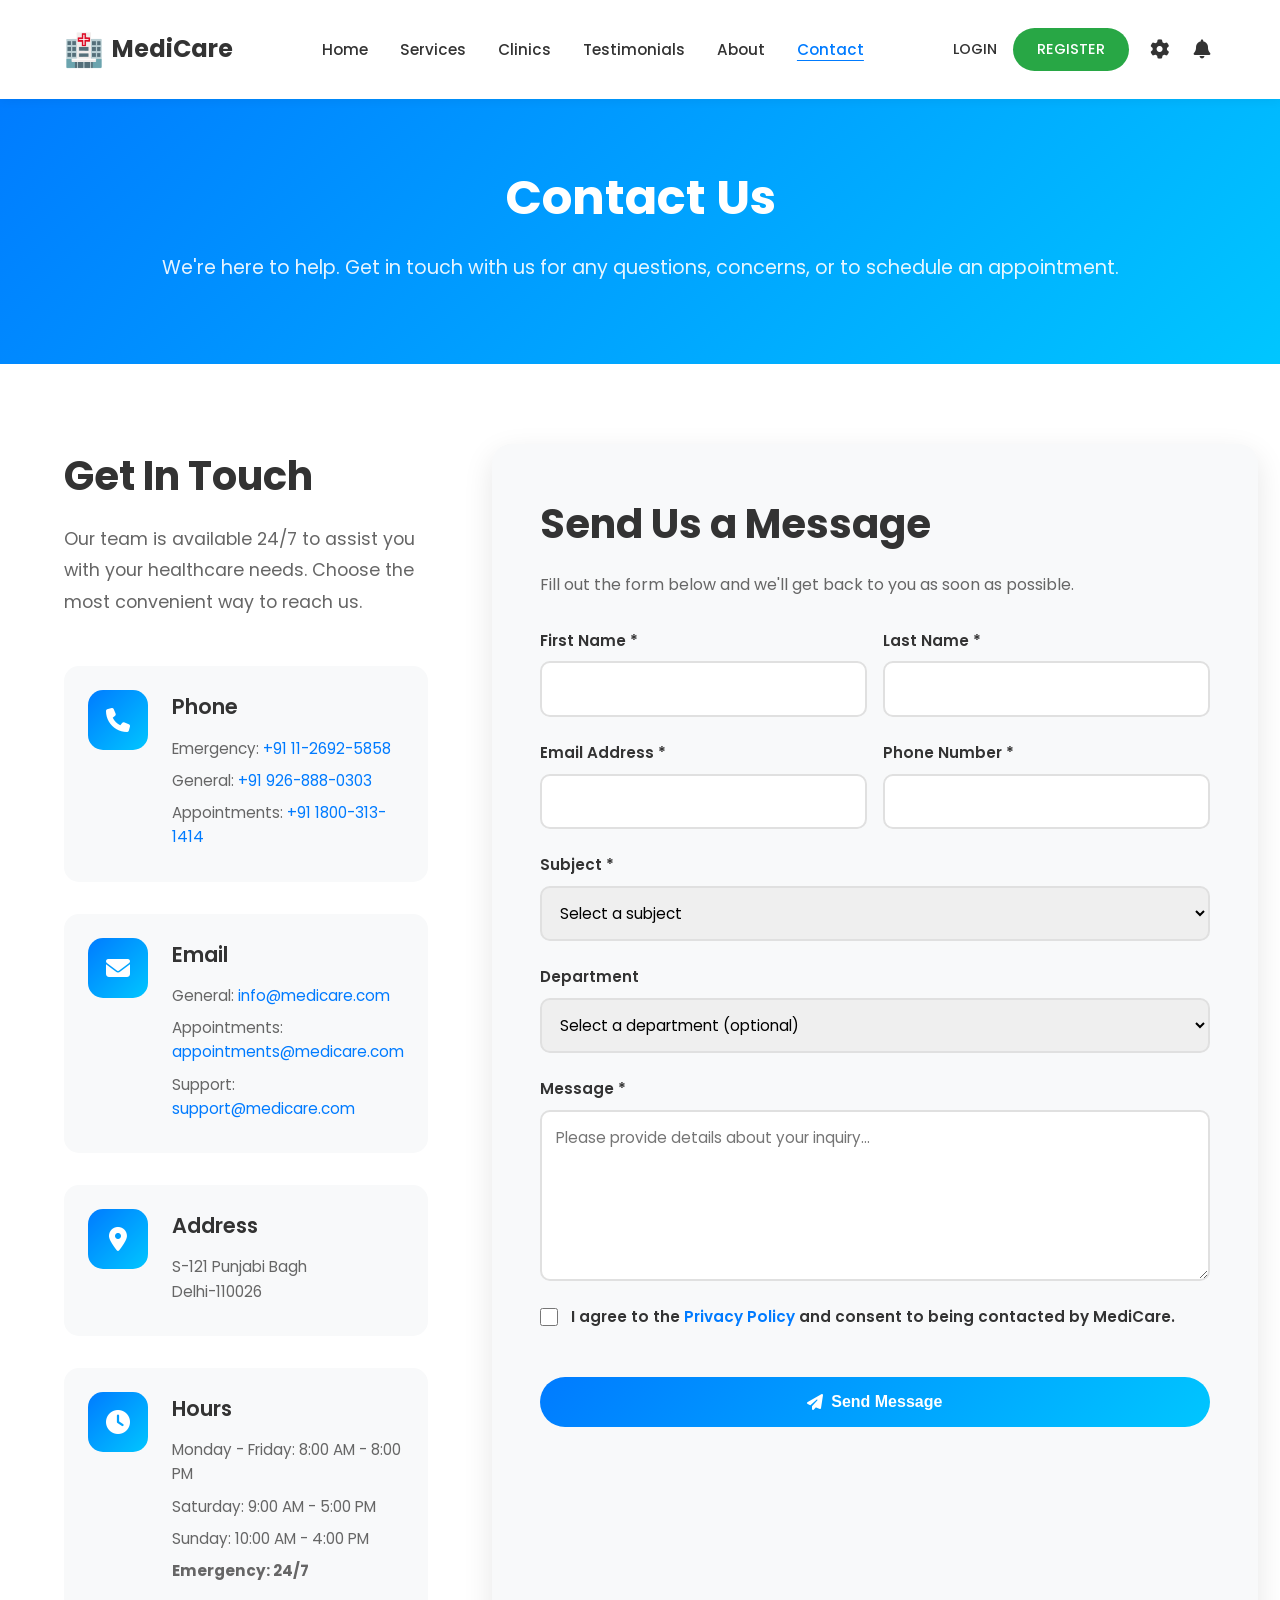
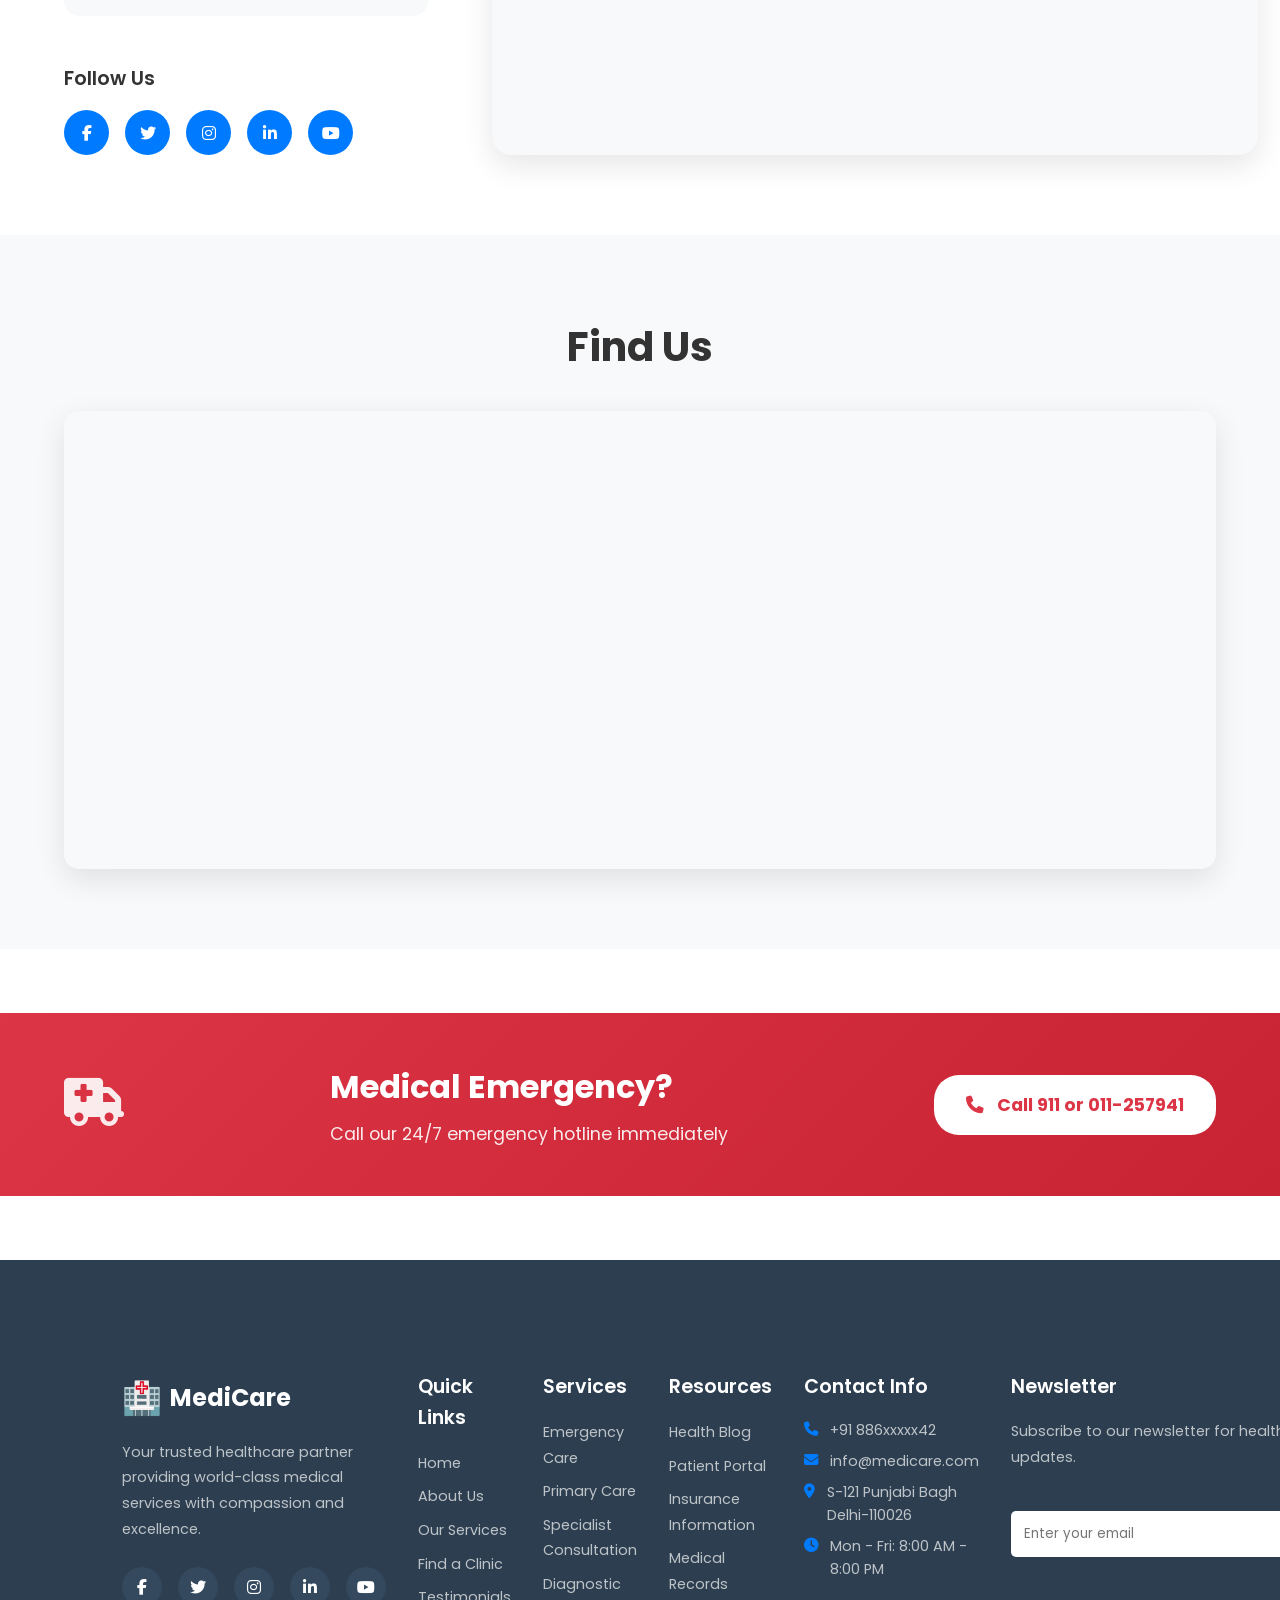
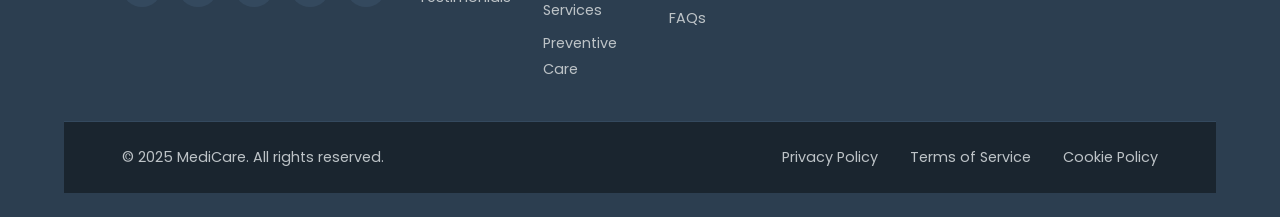
<file: contact.html>
<!DOCTYPE html>
<html lang="en">
<head>
  <meta charset="UTF-8" />
  <meta name="viewport" content="width=device-width, initial-scale=1.0" />
  <title>MediCare - Contact Us</title>
  <link rel="stylesheet" href="style.css" />
  <link href="https://fonts.googleapis.com/css2?family=Poppins:wght@300;400;500;600;700&display=swap" rel="stylesheet">
  <link rel="stylesheet" href="https://cdnjs.cloudflare.com/ajax/libs/font-awesome/6.4.0/css/all.min.css">
</head>
<body>
  <!-- Navigation -->
  <header>
    <nav class="navbar">
      <div class="logo">
        <span class="logo-icon">🏥</span>
        <span>MediCare</span>
      </div>
      <ul class="nav-links" id="navLinks">
        <li><a href="index.html">Home</a></li>
        <li><a href="speciality.html">Services</a></li>
        <li><a href="clinics.html">Clinics</a></li>
        <li><a href="testimonials.html">Testimonials</a></li>
        <li><a href="about.html">About</a></li>
        <li><a href="contact.html" class="active">Contact</a></li>
      </ul>
      <div class="nav-actions">
        <a href="login.html" class="btn-login">LOGIN</a>
        <a href="register.html" class="btn-register">REGISTER</a>
        <button class="icon-btn"><i class="fas fa-cog"></i></button>
        <button class="icon-btn"><i class="fas fa-bell"></i></button>
        <button class="mobile-menu-toggle" id="mobileMenuToggle">
          <i class="fas fa-bars"></i>
        </button>
      </div>
    </nav>
  </header>

  <!-- Contact Hero Section -->
  <section class="page-hero">
    <div class="page-hero-content">
      <h1>Contact Us</h1>
      <p>We're here to help. Get in touch with us for any questions, concerns, or to schedule an appointment.</p>
    </div>
  </section>

  <!-- Contact Section -->
  <section class="contact-page">
    <div class="contact-page-container">
      <!-- Contact Information -->
      <div class="contact-info-section">
        <h2>Get In Touch</h2>
        <p>Our team is available 24/7 to assist you with your healthcare needs. Choose the most convenient way to reach us.</p>
        
        <div class="contact-methods">
          <div class="contact-method">
            <div class="contact-icon">
              <i class="fas fa-phone"></i>
            </div>
            <div class="contact-details">
              <h3>Phone</h3>
              <p>Emergency: <a href="tel:+911126925858">+91 11-2692-5858</a></p>
              <p>General: <a href="tel:+919268880303">+91 926-888-0303</a></p>
              <p>Appointments: <a href="tel:+911803131414">+91 1800-313-1414</a></p>
            </div>
          </div>

          <div class="contact-method">
            <div class="contact-icon">
              <i class="fas fa-envelope"></i>
            </div>
            <div class="contact-details">
              <h3>Email</h3>
              <p>General: <a href="mailto:info@medicare.com">info@medicare.com</a></p>
              <p>Appointments: <a href="mailto:appointments@medicare.com">appointments@medicare.com</a></p>
              <p>Support: <a href="mailto:support@medicare.com">support@medicare.com</a></p>
            </div>
          </div>

          <div class="contact-method">
            <div class="contact-icon">
              <i class="fas fa-map-marker-alt"></i>
            </div>
            <div class="contact-details">
              <h3>Address</h3>
              <p>S-121 Punjabi Bagh <br> Delhi-110026</p>
            </div>
          </div>

          <div class="contact-method">
            <div class="contact-icon">
              <i class="fas fa-clock"></i>
            </div>
            <div class="contact-details">
              <h3>Hours</h3>
              <p>Monday - Friday: 8:00 AM - 8:00 PM</p>
              <p>Saturday: 9:00 AM - 5:00 PM</p>
              <p>Sunday: 10:00 AM - 4:00 PM</p>
              <p><strong>Emergency: 24/7</strong></p>
            </div>
          </div>
        </div>

        <div class="social-contact">
          <h3>Follow Us</h3>
          <div class="social-links-contact">
            <a href="#"><i class="fab fa-facebook-f"></i></a>
            <a href="#"><i class="fab fa-twitter"></i></a>
            <a href="#"><i class="fab fa-instagram"></i></a>
            <a href="#"><i class="fab fa-linkedin-in"></i></a>
            <a href="#"><i class="fab fa-youtube"></i></a>
          </div>
        </div>
      </div>

      <!-- Contact Form -->
      <div class="contact-form-section">
        <h2>Send Us a Message</h2>
        <p>Fill out the form below and we'll get back to you as soon as possible.</p>
        
        <form class="contact-form" id="contactForm">
          <div class="form-row">
            <div class="form-group">
              <label for="firstName">First Name *</label>
              <input type="text" id="firstName" name="firstName" required>
            </div>
            <div class="form-group">
              <label for="lastName">Last Name *</label>
              <input type="text" id="lastName" name="lastName" required>
            </div>
          </div>

          <div class="form-row">
            <div class="form-group">
              <label for="email">Email Address *</label>
              <input type="email" id="email" name="email" required>
            </div>
            <div class="form-group">
              <label for="phone">Phone Number *</label>
              <input type="tel" id="phone" name="phone" required>
            </div>
          </div>

          <div class="form-group">
            <label for="subject">Subject *</label>
            <select id="subject" name="subject" required>
              <option value="">Select a subject</option>
              <option value="appointment">Book an Appointment</option>
              <option value="general">General Inquiry</option>
              <option value="billing">Billing Question</option>
              <option value="medical">Medical Question</option>
              <option value="feedback">Feedback</option>
              <option value="other">Other</option>
            </select>
          </div>

          <div class="form-group">
            <label for="department">Department</label>
            <select id="department" name="department">
              <option value="">Select a department (optional)</option>
              <option value="cardiology">Cardiology</option>
              <option value="pediatrics">Pediatrics</option>
              <option value="dentistry">Dentistry</option>
              <option value="orthopedics">Orthopedics</option>
              <option value="traumatology">Traumatology</option>
              <option value="anesthesiology">Anesthesiology</option>
              <option value="rheumatology">Rheumatology</option>
              <option value="andrology">Andrology</option>
              <option value="orthodontics">Orthodontics</option>
            </select>
          </div>

          <div class="form-group">
            <label for="message">Message *</label>
            <textarea id="message" name="message" rows="6" required placeholder="Please provide details about your inquiry..."></textarea>
          </div>

          <div class="form-group checkbox-group">
            <label class="checkbox-label">
              <input type="checkbox" name="consent" required>
              <span>I agree to the <a href="#">Privacy Policy</a> and consent to being contacted by MediCare.</span>
            </label>
          </div>

          <button type="submit" class="btn-submit-contact">
            <i class="fas fa-paper-plane"></i> Send Message
          </button>
        </form>
      </div>
    </div>
  </section>

  <!-- Map Section -->
  <section class="map-section">
    <h2>Find Us</h2>
    <div class="map-container">
      <iframe 
        src="https://www.google.com/maps/embed?pb=!1m18!1m12!1m3!1d3022.1841338836617!2d-73.98811768459373!3d40.75889597932681!2m3!1f0!2f0!3f0!3m2!1i1024!2i768!4f13.1!3m3!1m2!1s0x89c25855c6480299%3A0x55194ec5a1ae4e8!2sTimes%20Square!5e0!3m2!1sen!2sus!4v1234567890123!5m2!1sen!2sus" 
        width="100%" 
        height="450" 
        style="border:0; border-radius: 15px;" 
        allowfullscreen="" 
        loading="lazy" 
        referrerpolicy="no-referrer-when-downgrade">
      </iframe>
    </div>
  </section>

  <!-- Emergency Contact Banner -->
  <section class="emergency-banner">
    <div class="emergency-content">
      <div class="emergency-icon">
        <i class="fas fa-ambulance"></i>
      </div>
      <div class="emergency-text">
        <h3>Medical Emergency?</h3>
        <p>Call our 24/7 emergency hotline immediately</p>
      </div>
      <a href="tel:+15551234567" class="btn-emergency">
        <i class="fas fa-phone"></i> Call 911 or 011-257941
      </a>
    </div>
  </section>

  <!-- Enhanced Footer -->
  <footer>
    <div class="footer-main">
      <div class="footer-grid">
        <div class="footer-col">
          <div class="footer-logo">
            <span class="logo-icon">🏥</span>
            <span>MediCare</span>
          </div>
          <p>Your trusted healthcare partner providing world-class medical services with compassion and excellence.</p>
          <div class="social-links">
            <a href="#"><i class="fab fa-facebook-f"></i></a>
            <a href="#"><i class="fab fa-twitter"></i></a>
            <a href="#"><i class="fab fa-instagram"></i></a>
            <a href="#"><i class="fab fa-linkedin-in"></i></a>
            <a href="#"><i class="fab fa-youtube"></i></a>
          </div>
        </div>
        <div class="footer-col">
          <h4>Quick Links</h4>
          <ul>
            <li><a href="index.html">Home</a></li>
            <li><a href="about.html">About Us</a></li>
            <li><a href="speciality.html">Our Services</a></li>
            <li><a href="clinics.html">Find a Clinic</a></li>
            <li><a href="testimonials.html">Testimonials</a></li>
          </ul>
        </div>
        <div class="footer-col">
          <h4>Services</h4>
          <ul>
            <li><a href="#">Emergency Care</a></li>
            <li><a href="#">Primary Care</a></li>
            <li><a href="#">Specialist Consultation</a></li>
            <li><a href="#">Diagnostic Services</a></li>
            <li><a href="#">Preventive Care</a></li>
          </ul>
        </div>
        <div class="footer-col">
          <h4>Resources</h4>
          <ul>
            <li><a href="#">Health Blog</a></li>
            <li><a href="#">Patient Portal</a></li>
            <li><a href="#">Insurance Information</a></li>
            <li><a href="#">Medical Records</a></li>
            <li><a href="#">FAQs</a></li>
          </ul>
        </div>
        <div class="footer-col">
          <h4>Contact Info</h4>
          <ul class="contact-info">
            <li><i class="fas fa-phone"></i> +91 886xxxxx42</li>
            <li><i class="fas fa-envelope"></i> info@medicare.com</li>
            <li><i class="fas fa-map-marker-alt"></i> S-121 Punjabi Bagh Delhi-110026</li>
            <li><i class="fas fa-clock"></i> Mon - Fri: 8:00 AM - 8:00 PM</li>
          </ul>
        </div>
        <div class="footer-col newsletter">
          <h4>Newsletter</h4>
          <p>Subscribe to our newsletter for health tips and updates.</p>
          <form class="newsletter-form">
            <input type="email" placeholder="Enter your email" required>
            <button type="submit"><i class="fas fa-paper-plane"></i></button>
          </form>
        </div>
      </div>
    </div>
    <div class="footer-bottom">
      <div class="footer-bottom-content">
        <p>&copy; 2025 MediCare. All rights reserved.</p>
        <div class="footer-links">
          <a href="#">Privacy Policy</a>
          <a href="#">Terms of Service</a>
          <a href="#">Cookie Policy</a>
        </div>
      </div>
    </div>
  </footer>

  <script src="settings.js"></script>
  <script src="script.js"></script>
</body>
</html>
</file>
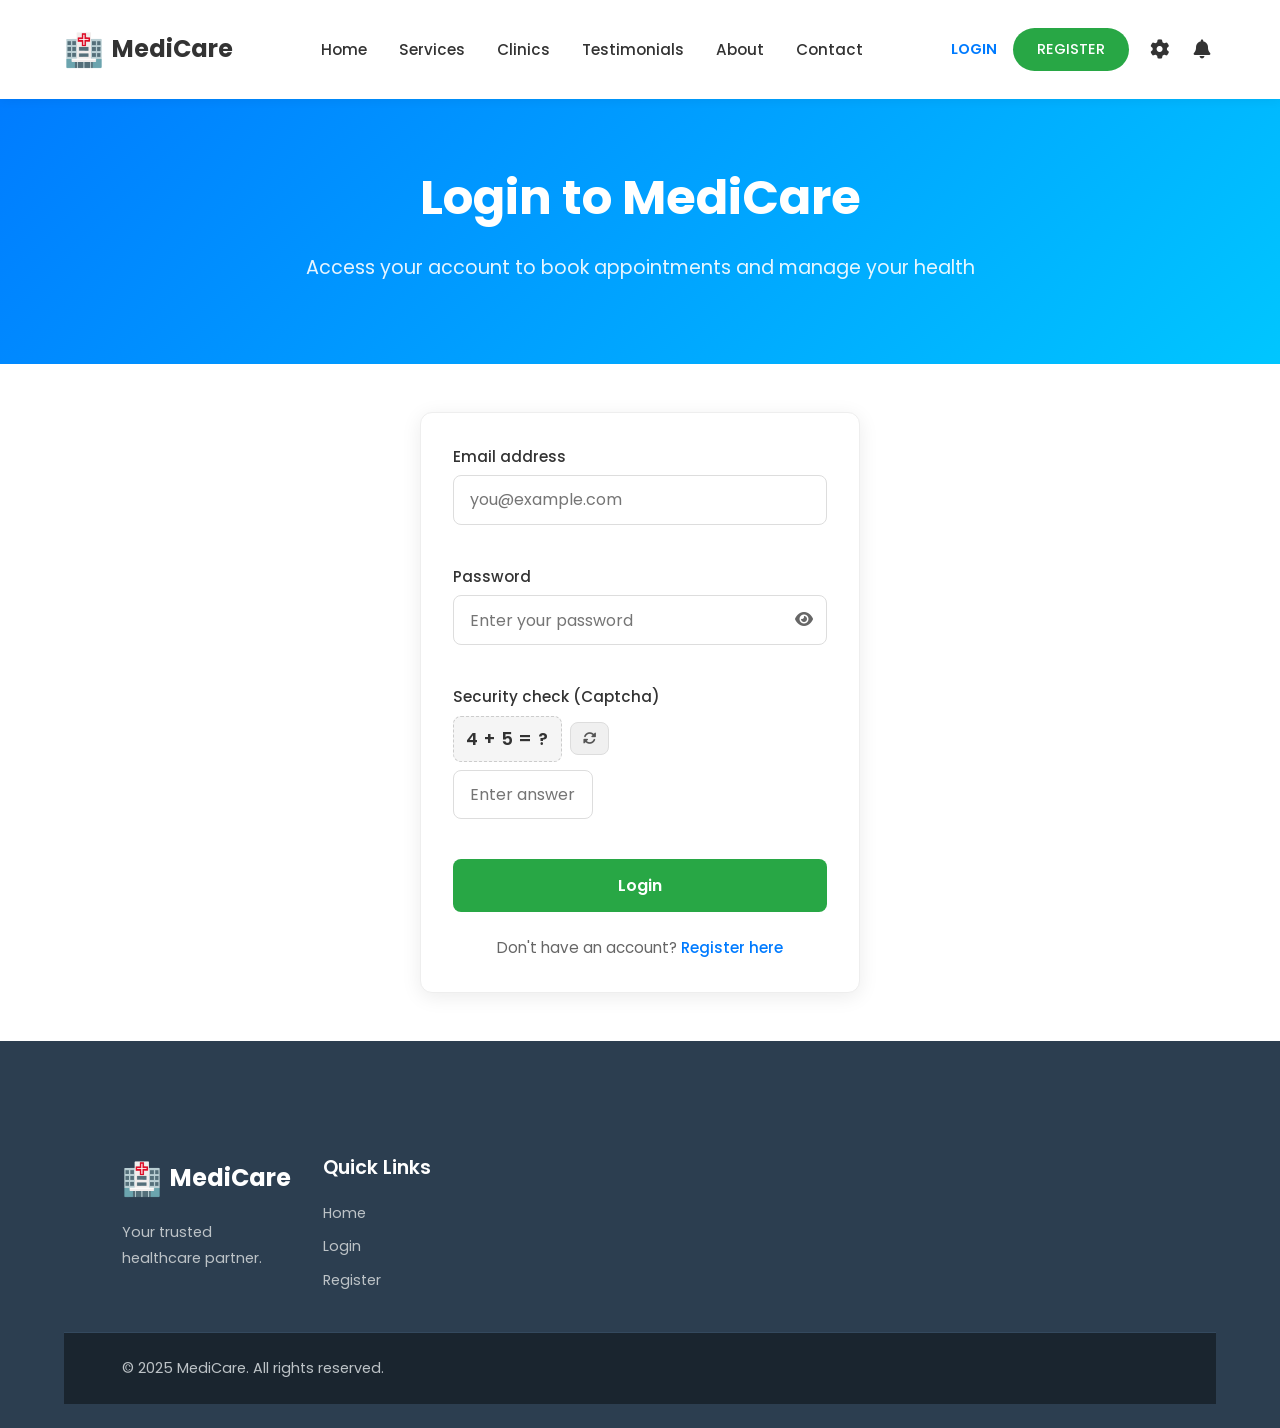
<file: login.html>
<!DOCTYPE html>
<html lang="en">
<head>
  <meta charset="UTF-8" />
  <meta name="viewport" content="width=device-width, initial-scale=1.0" />
  <title>Login - MediCare</title>
  <link rel="stylesheet" href="style.css" />
  <link href="https://fonts.googleapis.com/css2?family=Poppins:wght@300;400;500;600;700&display=swap" rel="stylesheet">
  <link rel="stylesheet" href="https://cdnjs.cloudflare.com/ajax/libs/font-awesome/6.4.0/css/all.min.css">
</head>
<body>
  <!-- Navigation -->
  <header>
    <nav class="navbar">
      <div class="logo">
        <a href="index.html" style="color:inherit;text-decoration:none;display:flex;align-items:center;gap:0.5rem;">
          <span class="logo-icon">🏥</span>
          <span>MediCare</span>
        </a>
      </div>
      <ul class="nav-links" id="navLinks">
        <li><a href="index.html">Home</a></li>
        <li><a href="speciality.html">Services</a></li>
        <li><a href="clinics.html">Clinics</a></li>
        <li><a href="testimonials.html">Testimonials</a></li>
        <li><a href="about.html">About</a></li>
        <li><a href="contact.html">Contact</a></li>
      </ul>
      <div class="nav-actions">
        <a href="login.html" class="btn-login active">LOGIN</a>
        <a href="register.html" class="btn-register">REGISTER</a>
        <div class="settings-wrap">
          <button type="button" class="icon-btn" id="settingsToggle" aria-label="Settings"><i class="fas fa-cog"></i></button>
          <div class="settings-dropdown" id="settingsDropdown">
            <div class="settings-section">
              <span class="settings-label">Theme</span>
              <div class="theme-options">
                <button type="button" class="theme-btn" data-theme="light">Light</button>
                <button type="button" class="theme-btn" data-theme="dark">Dark</button>
              </div>
            </div>
            <div class="settings-section">
              <span class="settings-label">Language</span>
              <select id="languageSelect" class="settings-select">
                <option value="en">English</option>
                <option value="hi">हिंदी</option>
              </select>
            </div>
          </div>
        </div>
        <button type="button" class="icon-btn"><i class="fas fa-bell"></i></button>
        <button class="mobile-menu-toggle" id="mobileMenuToggle"><i class="fas fa-bars"></i></button>
      </div>
    </nav>
  </header>

  <!-- Page hero -->
  <section class="page-hero">
    <div class="page-hero-content">
      <h1>Login to MediCare</h1>
      <p>Access your account to book appointments and manage your health</p>
    </div>
  </section>

  <!-- Login form section -->
  <section class="auth-section">
    <div class="auth-container">
      <div class="auth-card">
        <form id="loginForm" class="auth-form" novalidate>
          <div class="form-group">
            <label for="loginEmail">Email address</label>
            <input type="email" id="loginEmail" name="email" placeholder="you@example.com" autocomplete="email" required>
            <span class="field-error" id="loginEmailError"></span>
          </div>
          <div class="form-group">
            <label for="loginPassword">Password</label>
            <div class="input-with-toggle">
              <input type="password" id="loginPassword" name="password" placeholder="Enter your password" autocomplete="current-password" required>
              <button type="button" class="toggle-password" id="toggleLoginPassword" aria-label="Show password">
                <i class="fas fa-eye"></i>
                <i class="fas fa-eye-slash" style="display:none;"></i>
              </button>
            </div>
            <span class="field-error" id="loginPasswordError"></span>
          </div>
          <div class="form-group captcha-group">
            <label>Security check (Captcha)</label>
            <div class="captcha-row">
              <span class="captcha-display" id="loginCaptchaDisplay">3 + 5 = ?</span>
              <button type="button" class="btn-refresh-captcha" id="refreshLoginCaptcha" aria-label="Refresh captcha"><i class="fas fa-sync-alt"></i></button>
            </div>
            <input type="text" id="loginCaptcha" name="captcha" placeholder="Enter answer" autocomplete="off" maxlength="4">
            <span class="field-error" id="loginCaptchaError"></span>
          </div>
          <div class="form-message" id="loginFormMessage"></div>
          <button type="submit" class="btn-auth-submit">Login</button>
        </form>
        <p class="auth-switch">Don't have an account? <a href="register.html">Register here</a></p>
      </div>
    </div>
  </section>

  <!-- Footer -->
  <footer>
    <div class="footer-main">
      <div class="footer-grid">
        <div class="footer-col">
          <div class="footer-logo">
            <span class="logo-icon">🏥</span>
            <span>MediCare</span>
          </div>
          <p>Your trusted healthcare partner.</p>
        </div>
        <div class="footer-col">
          <h4>Quick Links</h4>
          <ul>
            <li><a href="index.html">Home</a></li>
            <li><a href="login.html">Login</a></li>
            <li><a href="register.html">Register</a></li>
          </ul>
        </div>
      </div>
    </div>
    <div class="footer-bottom">
      <div class="footer-bottom-content">
        <p>&copy; 2025 MediCare. All rights reserved.</p>
      </div>
    </div>
  </footer>

  <script src="settings.js"></script>
  <script src="script.js"></script>
  <script src="auth.js"></script>
</body>
</html>
</file>
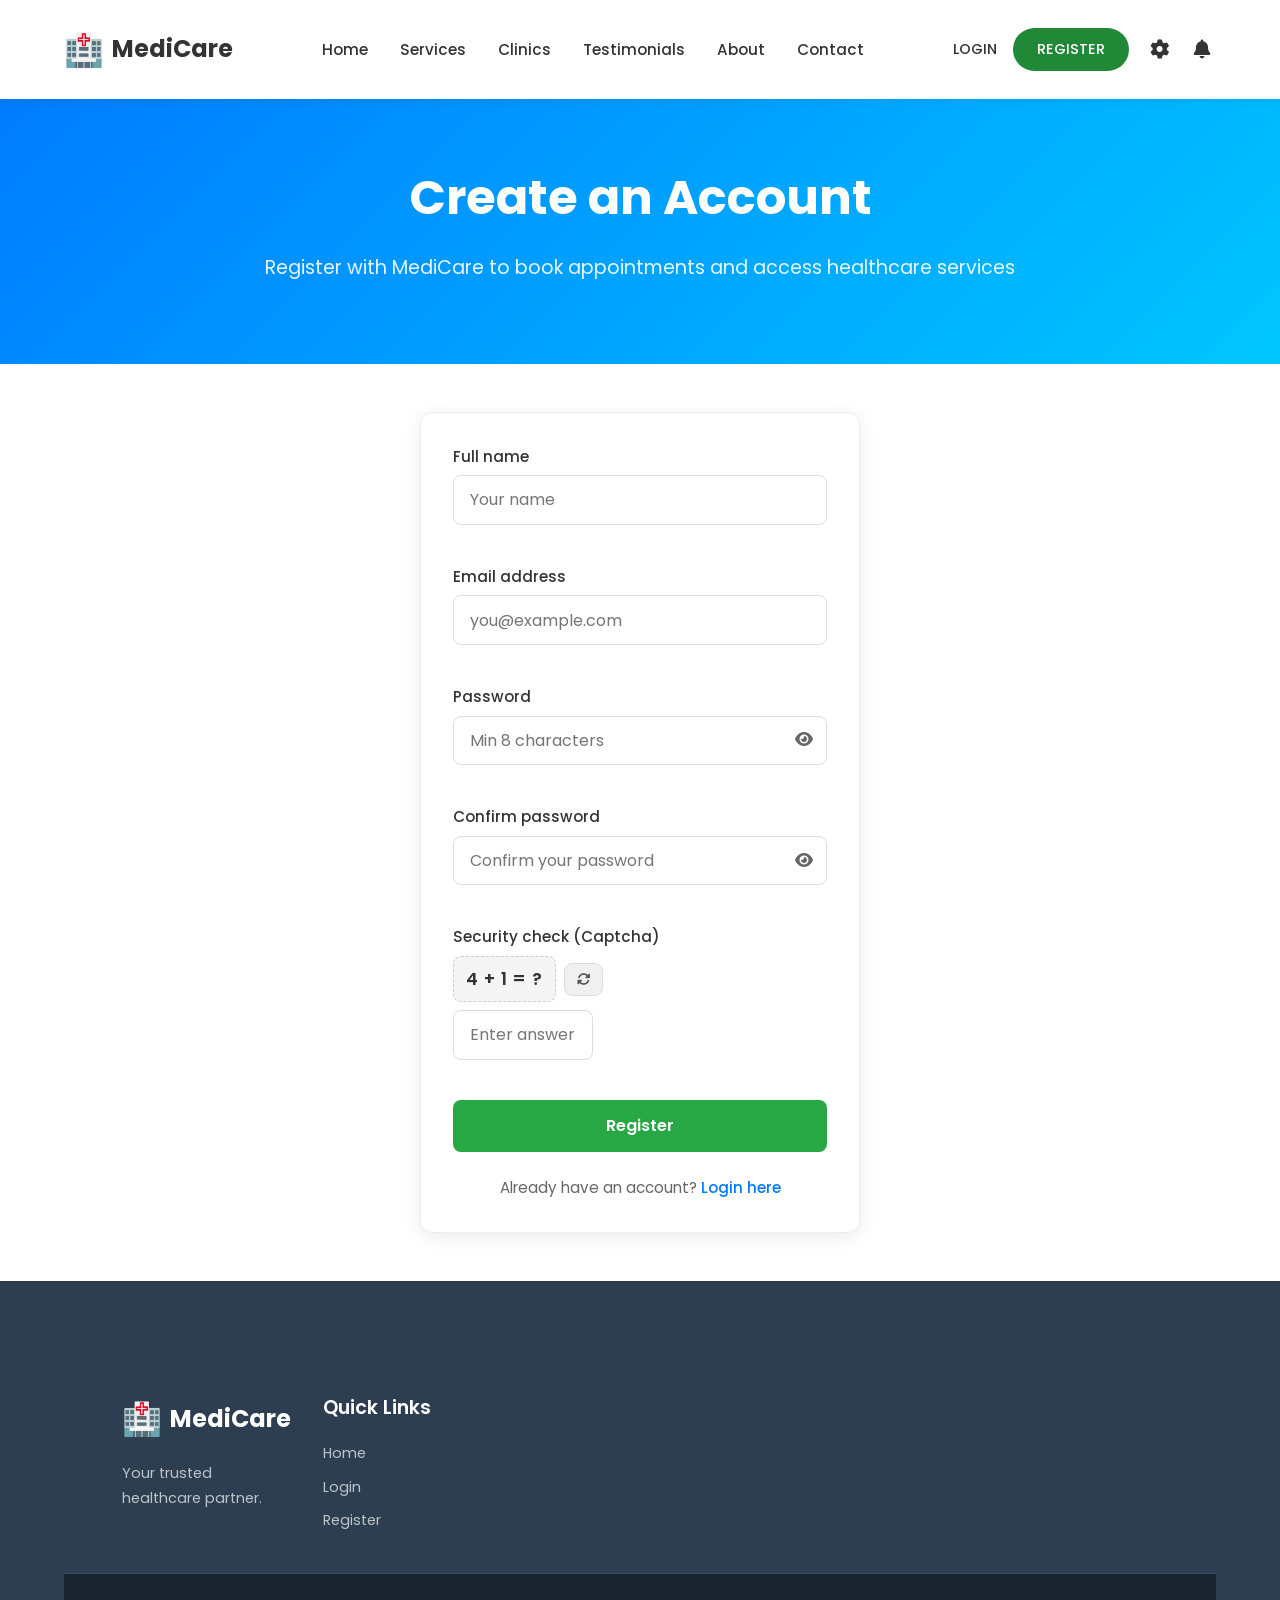
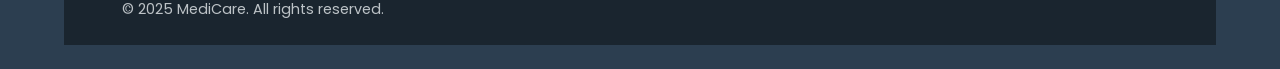
<file: register.html>
<!DOCTYPE html>
<html lang="en">
<head>
  <meta charset="UTF-8" />
  <meta name="viewport" content="width=device-width, initial-scale=1.0" />
  <title>Register - MediCare</title>
  <link rel="stylesheet" href="style.css" />
  <link href="https://fonts.googleapis.com/css2?family=Poppins:wght@300;400;500;600;700&display=swap" rel="stylesheet">
  <link rel="stylesheet" href="https://cdnjs.cloudflare.com/ajax/libs/font-awesome/6.4.0/css/all.min.css">
</head>
<body>
  <!-- Navigation -->
  <header>
    <nav class="navbar">
      <div class="logo">
        <a href="index.html" style="color:inherit;text-decoration:none;display:flex;align-items:center;gap:0.5rem;">
          <span class="logo-icon">🏥</span>
          <span>MediCare</span>
        </a>
      </div>
      <ul class="nav-links" id="navLinks">
        <li><a href="index.html">Home</a></li>
        <li><a href="speciality.html">Services</a></li>
        <li><a href="clinics.html">Clinics</a></li>
        <li><a href="testimonials.html">Testimonials</a></li>
        <li><a href="about.html">About</a></li>
        <li><a href="contact.html">Contact</a></li>
      </ul>
      <div class="nav-actions">
        <a href="login.html" class="btn-login">LOGIN</a>
        <a href="register.html" class="btn-register active">REGISTER</a>
        <div class="settings-wrap">
          <button type="button" class="icon-btn" id="settingsToggle" aria-label="Settings"><i class="fas fa-cog"></i></button>
          <div class="settings-dropdown" id="settingsDropdown">
            <div class="settings-section">
              <span class="settings-label">Theme</span>
              <div class="theme-options">
                <button type="button" class="theme-btn" data-theme="light">Light</button>
                <button type="button" class="theme-btn" data-theme="dark">Dark</button>
              </div>
            </div>
            <div class="settings-section">
              <span class="settings-label">Language</span>
              <select id="languageSelect" class="settings-select">
                <option value="en">English</option>
                <option value="hi">हिंदी</option>
              </select>
            </div>
          </div>
        </div>
        <button type="button" class="icon-btn"><i class="fas fa-bell"></i></button>
        <button class="mobile-menu-toggle" id="mobileMenuToggle"><i class="fas fa-bars"></i></button>
      </div>
    </nav>
  </header>

  <!-- Page hero -->
  <section class="page-hero">
    <div class="page-hero-content">
      <h1>Create an Account</h1>
      <p>Register with MediCare to book appointments and access healthcare services</p>
    </div>
  </section>

  <!-- Register form section -->
  <section class="auth-section">
    <div class="auth-container">
      <div class="auth-card">
        <form id="registerForm" class="auth-form" novalidate>
          <div class="form-group">
            <label for="registerName">Full name</label>
            <input type="text" id="registerName" name="name" placeholder="Your name" autocomplete="name" required minlength="2">
            <span class="field-error" id="registerNameError"></span>
          </div>
          <div class="form-group">
            <label for="registerEmail">Email address</label>
            <input type="email" id="registerEmail" name="email" placeholder="you@example.com" autocomplete="email" required>
            <span class="field-error" id="registerEmailError"></span>
          </div>
          <div class="form-group">
            <label for="registerPassword">Password</label>
            <div class="input-with-toggle">
              <input type="password" id="registerPassword" name="password" placeholder="Min 8 characters" autocomplete="new-password" required minlength="8">
              <button type="button" class="toggle-password" id="toggleRegisterPassword" aria-label="Show password">
                <i class="fas fa-eye"></i>
                <i class="fas fa-eye-slash" style="display:none;"></i>
              </button>
            </div>
            <span class="field-error" id="registerPasswordError"></span>
          </div>
          <div class="form-group">
            <label for="registerConfirmPassword">Confirm password</label>
            <div class="input-with-toggle">
              <input type="password" id="registerConfirmPassword" name="confirmPassword" placeholder="Confirm your password" autocomplete="new-password" required>
              <button type="button" class="toggle-password" id="toggleRegisterConfirmPassword" aria-label="Show password">
                <i class="fas fa-eye"></i>
                <i class="fas fa-eye-slash" style="display:none;"></i>
              </button>
            </div>
            <span class="field-error" id="registerConfirmPasswordError"></span>
          </div>
          <div class="form-group captcha-group">
            <label>Security check (Captcha)</label>
            <div class="captcha-row">
              <span class="captcha-display" id="registerCaptchaDisplay">7 + 2 = ?</span>
              <button type="button" class="btn-refresh-captcha" id="refreshRegisterCaptcha" aria-label="Refresh captcha"><i class="fas fa-sync-alt"></i></button>
            </div>
            <input type="text" id="registerCaptcha" name="captcha" placeholder="Enter answer" autocomplete="off" maxlength="4">
            <span class="field-error" id="registerCaptchaError"></span>
          </div>
          <div class="form-message" id="registerFormMessage"></div>
          <button type="submit" class="btn-auth-submit">Register</button>
        </form>
        <p class="auth-switch">Already have an account? <a href="login.html">Login here</a></p>
      </div>
    </div>
  </section>

  <!-- Footer -->
  <footer>
    <div class="footer-main">
      <div class="footer-grid">
        <div class="footer-col">
          <div class="footer-logo">
            <span class="logo-icon">🏥</span>
            <span>MediCare</span>
          </div>
          <p>Your trusted healthcare partner.</p>
        </div>
        <div class="footer-col">
          <h4>Quick Links</h4>
          <ul>
            <li><a href="index.html">Home</a></li>
            <li><a href="login.html">Login</a></li>
            <li><a href="register.html">Register</a></li>
          </ul>
        </div>
      </div>
    </div>
    <div class="footer-bottom">
      <div class="footer-bottom-content">
        <p>&copy; 2025 MediCare. All rights reserved.</p>
      </div>
    </div>
  </footer>

  <script src="settings.js"></script>
  <script src="script.js"></script>
  <script src="auth.js"></script>
</body>
</html>
</file>
<file: style.css>
* {
  margin: 0;
  padding: 0;
  box-sizing: border-box;
}

body {
  font-family: 'Poppins', sans-serif;
  color: #333;
  background-color: #fff;
  scroll-behavior: smooth;
  line-height: 1.6;
}

/* Navigation */
.navbar {
  background-color: #fff;
  display: flex;
  justify-content: space-between;
  align-items: center;
  padding: 1.5rem 5%;
  position: fixed;
  top: 0;
  width: 100%;
  z-index: 1000;
  box-shadow: 0 2px 10px rgba(0,0,0,0.05);
}

.logo {
  display: flex;
  align-items: center;
  gap: 0.5rem;
  font-size: 1.5rem;
  font-weight: 700;
  color: #333;
}

.logo-icon {
  font-size: 2rem;
}

.nav-links {
  list-style: none;
  display: flex;
  gap: 2rem;
  align-items: center;
}

.nav-links a {
  color: #333;
  text-decoration: none;
  font-weight: 500;
  font-size: 0.95rem;
  transition: color 0.3s;
}

.nav-links a.active {
  color: #007bff;
  text-decoration: underline;
  text-underline-offset: 5px;
}

.nav-links a:hover {
  color: #007bff;
}

.nav-actions {
  display: flex;
  align-items: center;
  gap: 1rem;
}

.btn-login {
  color: #333;
  text-decoration: none;
  font-weight: 500;
  font-size: 0.9rem;
}

.btn-register {
  background-color: #28a745;
  color: #fff;
  padding: 0.6rem 1.5rem;
  border-radius: 25px;
  text-decoration: none;
  font-weight: 500;
  font-size: 0.9rem;
  transition: background-color 0.3s;
}

.btn-register:hover {
  background-color: #218838;
}

.icon-btn {
  background: none;
  border: none;
  font-size: 1.2rem;
  cursor: pointer;
  padding: 0.3rem;
  color: inherit;
}

/* Settings dropdown (theme + language) */
.settings-wrap {
  position: relative;
}
.settings-dropdown {
  position: absolute;
  top: calc(100% + 8px);
  right: 0;
  min-width: 220px;
  background: #fff;
  border: 1px solid #e0e0e0;
  border-radius: 10px;
  box-shadow: 0 8px 24px rgba(0,0,0,0.12);
  padding: 0.75rem 1rem;
  z-index: 1001;
  opacity: 0;
  visibility: hidden;
  transform: translateY(-6px);
  transition: opacity 0.2s ease, transform 0.2s ease, visibility 0.2s;
}
.settings-dropdown.open {
  opacity: 1;
  visibility: visible;
  transform: translateY(0);
}
.settings-section {
  margin-bottom: 0.75rem;
}
.settings-section:last-child {
  margin-bottom: 0;
}
.settings-label {
  display: block;
  font-size: 0.75rem;
  font-weight: 600;
  color: #666;
  text-transform: uppercase;
  letter-spacing: 0.03em;
  margin-bottom: 0.4rem;
}
.theme-options {
  display: flex;
  gap: 0.4rem;
}
.theme-btn {
  flex: 1;
  padding: 0.45rem 0.6rem;
  font-size: 0.85rem;
  font-family: inherit;
  font-weight: 500;
  border: 1px solid #ddd;
  border-radius: 6px;
  background: #f8f8f8;
  color: #333;
  cursor: pointer;
  transition: background 0.2s, border-color 0.2s, color 0.2s;
}
.theme-btn:hover {
  background: #eee;
  border-color: #ccc;
}
.theme-btn.active {
  background: #007bff;
  border-color: #007bff;
  color: #fff;
}
.settings-select {
  width: 100%;
  padding: 0.5rem 0.6rem;
  font-size: 0.9rem;
  font-family: inherit;
  border: 1px solid #ddd;
  border-radius: 6px;
  background: #fff;
  color: #333;
  cursor: pointer;
}
.settings-select:focus {
  outline: none;
  border-color: #007bff;
}

/* Dark theme (applied via body.dark-theme) */
body.dark-theme {
  background-color: #1a1a2e;
  color: #e4e4e7;
}
body.dark-theme .navbar {
  background-color: #16213e;
  box-shadow: 0 2px 10px rgba(0,0,0,0.3);
}
body.dark-theme .logo,
body.dark-theme .nav-links a {
  color: #e4e4e7;
}
body.dark-theme .nav-links a:hover,
body.dark-theme .nav-links a.active {
  color: #60a5fa;
}
body.dark-theme .btn-login {
  color: #e4e4e7;
}
body.dark-theme .icon-btn {
  color: #e4e4e7;
}
body.dark-theme .settings-dropdown {
  background: #16213e;
  border-color: #2d3748;
  box-shadow: 0 8px 24px rgba(0,0,0,0.4);
}
body.dark-theme .settings-label {
  color: #94a3b8;
}
body.dark-theme .theme-btn {
  background: #1e293b;
  border-color: #334155;
  color: #e4e4e7;
}
body.dark-theme .theme-btn:hover {
  background: #334155;
  border-color: #475569;
}
body.dark-theme .theme-btn.active {
  background: #2563eb;
  border-color: #2563eb;
  color: #fff;
}
body.dark-theme .settings-select {
  background: #1e293b;
  border-color: #334155;
  color: #e4e4e7;
}
body.dark-theme .hero-content h1,
body.dark-theme .feature-title,
body.dark-theme .stat-label,
body.dark-theme h2,
body.dark-theme h3,
body.dark-theme h4 {
  color: #f1f5f9;
}
body.dark-theme .hero-content p,
body.dark-theme .feature-block p,
body.dark-theme .stat-item p,
body.dark-theme p {
  color: #94a3b8;
}
body.dark-theme .hero,
body.dark-theme .features,
body.dark-theme .about-preview,
body.dark-theme .stats-section,
body.dark-theme section {
  background-color: transparent;
}
body.dark-theme .feature-block,
body.dark-theme .stat-item,
body.dark-theme .service-card,
body.dark-theme .blog-card,
body.dark-theme .auth-card {
  background: #1e293b;
  border-color: #334155;
}
body.dark-theme footer {
  background: #0f172a;
  border-top-color: #334155;
}
body.dark-theme .footer-col h4,
body.dark-theme .footer-logo span {
  color: #f1f5f9;
}
body.dark-theme .footer-col p,
body.dark-theme .footer-col li,
body.dark-theme .footer-bottom p {
  color: #94a3b8;
}
body.dark-theme .footer-col a {
  color: #94a3b8;
}
body.dark-theme .footer-col a:hover {
  color: #60a5fa;
}
body.dark-theme .page-hero {
  background: linear-gradient(135deg, #16213e 0%, #1a1a2e 100%);
}
body.dark-theme .popup-content {
  background: #1e293b;
  border-color: #334155;
}
body.dark-theme .popup-content h2,
body.dark-theme .popup-content label {
  color: #f1f5f9;
}
body.dark-theme .popup-content input,
body.dark-theme .popup-content select,
body.dark-theme .popup-content textarea {
  background: #0f172a;
  border-color: #334155;
  color: #e4e4e7;
}

/* Hero Section */
.hero {
  margin-top: 80px;
  padding: 4rem 5%;
  position: relative;
  overflow: hidden;
}

.hero-container {
  max-width: 1200px;
  margin: 0 auto;
  display: grid;
  grid-template-columns: 1fr 1fr;
  gap: 4rem;
  align-items: center;
}

.hero-content h1 {
  font-size: 3.5rem;
  font-weight: 700;
  color: #333;
  margin-bottom: 1.5rem;
  line-height: 1.2;
}

.hero-content p {
  font-size: 1.1rem;
  color: #666;
  margin-bottom: 2rem;
  line-height: 1.8;
}

.hero-buttons {
  display: flex;
  gap: 1rem;
}

.btn-more-info {
  background: transparent;
  color: #28a745;
  border: 2px solid #28a745;
  padding: 0.8rem 2rem;
  border-radius: 25px;
  font-weight: 600;
  cursor: pointer;
  transition: all 0.3s;
}

.btn-more-info:hover {
  background-color: #28a745;
  color: #fff;
}

.btn-register-now {
  background-color: #007bff;
  color: #fff;
  border: none;
  padding: 0.8rem 2rem;
  border-radius: 25px;
  font-weight: 600;
  cursor: pointer;
  transition: background-color 0.3s;
}

.btn-register-now:hover {
  background-color: #0056b3;
}

.hero-illustration {
  position: relative;
  height: 400px;
  display: flex;
  align-items: center;
  justify-content: center;
}

.medical-scene {
  position: relative;
  width: 100%;
  height: 100%;
  background: linear-gradient(135deg, #e3f2fd 0%, #bbdefb 100%);
  border-radius: 20px;
  display: flex;
  align-items: center;
  justify-content: center;
  font-size: 4rem;
}

.hero-decoration {
  position: absolute;
  bottom: -50px;
  left: 0;
  right: 0;
  height: 100px;
  background: linear-gradient(to top, rgba(227, 242, 253, 0.3), transparent);
  border-radius: 50% 50% 0 0;
}

/* Features Section */
.features {
  padding: 4rem 5%;
  background-color: #f8f9fa;
}

.features-container {
  max-width: 1200px;
  margin: 0 auto;
  display: grid;
  grid-template-columns: repeat(3, 1fr);
  gap: 3rem;
}

.feature-block {
  background: #fff;
  padding: 2rem;
  border-radius: 10px;
  box-shadow: 0 2px 10px rgba(0,0,0,0.05);
}

.feature-title {
  color: #007bff;
  font-size: 1.3rem;
  font-weight: 600;
  margin-bottom: 1rem;
  text-decoration: underline;
  text-underline-offset: 5px;
}

.feature-block p {
  color: #666;
  line-height: 1.8;
}

/* Statistics Section */
.stats-section {
  padding: 5rem 5%;
  background-color: #fff;
}

.stats-container {
  max-width: 1200px;
  margin: 0 auto;
  display: grid;
  grid-template-columns: repeat(3, 1fr);
  gap: 4rem;
  text-align: center;
}

.stat-item {
  padding: 2rem;
}

.stat-icon {
  font-size: 3rem;
  color: #007bff;
  margin-bottom: 1rem;
}

.stat-number {
  font-size: 2.5rem;
  font-weight: 700;
  color: #28a745;
  margin-bottom: 0.5rem;
}

.stat-label {
  font-size: 1.3rem;
  font-weight: 600;
  color: #333;
  margin-bottom: 1rem;
}

.stat-item p {
  color: #666;
  line-height: 1.8;
}

/* Facilities Section */
.facilities {
  padding: 5rem 5%;
  background-color: #f8f9fa;
}

.facilities-header {
  max-width: 1200px;
  margin: 0 auto 3rem;
  display: flex;
  justify-content: space-between;
  align-items: flex-start;
}

.facilities-header h2 {
  font-size: 2.5rem;
  font-weight: 700;
  color: #333;
  margin-bottom: 1rem;
}

.facilities-header p {
  color: #666;
  font-size: 1.1rem;
}

.see-all-link {
  color: #007bff;
  text-decoration: none;
  font-weight: 600;
  font-size: 1.1rem;
}

.facilities-container {
  max-width: 1200px;
  margin: 0 auto;
}

.facilities-carousel {
  display: grid;
  grid-template-columns: 1fr 2fr;
  gap: 3rem;
  align-items: center;
}

.facility-main-illustration {
  background: linear-gradient(135deg, #fff5f5 0%, #ffe0e0 100%);
  border-radius: 20px;
  padding: 3rem;
  text-align: center;
  font-size: 5rem;
  height: 400px;
  display: flex;
  align-items: center;
  justify-content: center;
  position: relative;
}

.facility-cards {
  display: grid;
  grid-template-columns: repeat(3, 1fr);
  gap: 1.5rem;
}

.facility-card {
  background: #fff;
  border-radius: 15px;
  padding: 1.5rem;
  box-shadow: 0 4px 15px rgba(0,0,0,0.1);
  transition: transform 0.3s;
}

.facility-card:hover {
  transform: translateY(-5px);
}

.facility-image {
  font-size: 3rem;
  margin-bottom: 1rem;
  text-align: center;
}

.facility-card h3 {
  font-size: 1.2rem;
  font-weight: 600;
  margin-bottom: 1rem;
  color: #333;
}

.facility-card p {
  color: #666;
  font-size: 0.9rem;
  line-height: 1.6;
  margin-bottom: 1.5rem;
}

.btn-see-detail {
  background-color: #28a745;
  color: #fff;
  border: none;
  padding: 0.6rem 1.5rem;
  border-radius: 25px;
  font-weight: 600;
  cursor: pointer;
  width: 100%;
  transition: background-color 0.3s;
}

.btn-see-detail:hover {
  background-color: #218838;
}

.carousel-controls {
  display: flex;
  gap: 1rem;
  justify-content: center;
  margin-top: 2rem;
}

.carousel-arrow {
  background-color: #007bff;
  color: #fff;
  border: none;
  width: 50px;
  height: 50px;
  border-radius: 50%;
  font-size: 1.5rem;
  cursor: pointer;
  transition: background-color 0.3s;
}

.carousel-arrow:hover {
  background-color: #0056b3;
}

/* CTA Section */
.cta-section {
  padding: 4rem 5%;
  background: linear-gradient(to right, #007bff, #00c6ff);
  margin: 4rem 0;
}

.cta-container {
  max-width: 1200px;
  margin: 0 auto;
  display: flex;
  justify-content: space-between;
  align-items: center;
  gap: 2rem;
}

.cta-content h2 {
  font-size: 2.5rem;
  font-weight: 700;
  color: #fff;
  margin-bottom: 1rem;
}

.cta-content p {
  font-size: 1.1rem;
  color: #fff;
  opacity: 0.9;
}

.btn-appointment {
  background-color: #fff;
  color: #007bff;
  border: 2px solid #fff;
  padding: 1rem 2.5rem;
  border-radius: 25px;
  font-weight: 700;
  font-size: 1rem;
  cursor: pointer;
  white-space: nowrap;
  transition: all 0.3s;
}

.btn-appointment:hover {
  background-color: transparent;
  color: #fff;
}

/* Speciality Page */
.speciality-page {
  margin-top: 80px;
  padding: 5rem 5%;
  background-color: #fff;
}

.speciality-page-container {
  max-width: 1200px;
  margin: 0 auto;
  display: grid;
  grid-template-columns: 1fr 1fr;
  gap: 4rem;
  align-items: center;
}

.speciality-content h2 {
  font-size: 2.5rem;
  font-weight: 700;
  color: #333;
  margin-bottom: 1.5rem;
}

.speciality-content p {
  color: #666;
  font-size: 1.1rem;
  line-height: 1.8;
  margin-bottom: 2rem;
}

.speciality-buttons {
  display: grid;
  grid-template-columns: repeat(3, 1fr);
  gap: 1rem;
}

.speciality-btn {
  background-color: #e3f2fd;
  color: #333;
  border: none;
  padding: 1rem;
  border-radius: 10px;
  font-weight: 500;
  cursor: pointer;
  transition: all 0.3s;
}

.speciality-btn.active {
  background-color: #007bff;
  color: #fff;
}

.speciality-btn:hover {
  background-color: #bbdefb;
}

.speciality-btn.active:hover {
  background-color: #0056b3;
}

.speciality-illustration {
  display: flex;
  align-items: center;
  justify-content: center;
}

/* Specialty Information Display */
.specialty-info-container {
  max-width: 1200px;
  margin: 3rem auto 0;
  padding: 0 5%;
  display: none;
}

.specialty-info-content {
  background: #fff;
  border-radius: 20px;
  padding: 3rem;
  box-shadow: 0 10px 40px rgba(0,0,0,0.1);
  animation: fadeInUp 0.5s ease;
}

@keyframes fadeInUp {
  from {
    opacity: 0;
    transform: translateY(20px);
  }
  to {
    opacity: 1;
    transform: translateY(0);
  }
}

.specialty-info-header {
  display: flex;
  align-items: center;
  gap: 2rem;
  margin-bottom: 2.5rem;
  padding-bottom: 2rem;
  border-bottom: 2px solid #f0f0f0;
}

.specialty-icon-wrapper {
  width: 80px;
  height: 80px;
  background: linear-gradient(135deg, #007bff 0%, #00c6ff 100%);
  border-radius: 20px;
  display: flex;
  align-items: center;
  justify-content: center;
  flex-shrink: 0;
}

.specialty-icon {
  font-size: 2.5rem;
  color: #fff;
}

.specialty-title {
  font-size: 2.5rem;
  font-weight: 700;
  color: #333;
  margin-bottom: 0.5rem;
}

.specialty-subtitle {
  font-size: 1.2rem;
  color: #666;
  font-weight: 500;
}

.specialty-details {
  display: grid;
  gap: 2.5rem;
}

.specialty-description,
.specialty-services,
.specialty-treatments {
  background: #f8f9fa;
  padding: 2rem;
  border-radius: 15px;
}

.specialty-description h4,
.specialty-services h4,
.specialty-treatments h4 {
  font-size: 1.5rem;
  font-weight: 600;
  color: #333;
  margin-bottom: 1rem;
  display: flex;
  align-items: center;
  gap: 0.5rem;
}

.specialty-description h4::before,
.specialty-services h4::before,
.specialty-treatments h4::before {
  content: '';
  width: 4px;
  height: 24px;
  background: #007bff;
  border-radius: 2px;
}

.specialty-about {
  color: #666;
  font-size: 1.1rem;
  line-height: 1.8;
}

.services-list,
.treatments-list {
  list-style: none;
  display: grid;
  grid-template-columns: repeat(2, 1fr);
  gap: 1rem;
}

.services-list li,
.treatments-list li {
  display: flex;
  align-items: flex-start;
  gap: 0.8rem;
  color: #333;
  font-size: 1rem;
  line-height: 1.6;
  padding: 0.5rem;
}

.services-list li i,
.treatments-list li i {
  color: #28a745;
  margin-top: 0.2rem;
  flex-shrink: 0;
}

.specialty-stats {
  display: grid;
  grid-template-columns: repeat(3, 1fr);
  gap: 1.5rem;
  margin: 2rem 0;
}

.stat-box {
  background: linear-gradient(135deg, #007bff 0%, #00c6ff 100%);
  padding: 2rem;
  border-radius: 15px;
  text-align: center;
  color: #fff;
  transition: transform 0.3s;
}

.stat-box:hover {
  transform: translateY(-5px);
}

.stat-box i {
  font-size: 2.5rem;
  margin-bottom: 1rem;
  opacity: 0.9;
}

.stat-box .stat-value {
  display: block;
  font-size: 2.5rem;
  font-weight: 700;
  margin-bottom: 0.5rem;
}

.stat-box .stat-label {
  display: block;
  font-size: 0.9rem;
  opacity: 0.9;
}

.specialty-cta {
  display: flex;
  gap: 1rem;
  margin-top: 2rem;
  flex-wrap: wrap;
}

.btn-book-appointment {
  background-color: #007bff;
  color: #fff;
  border: none;
  padding: 1rem 2.5rem;
  border-radius: 25px;
  font-weight: 600;
  font-size: 1rem;
  cursor: pointer;
  transition: all 0.3s;
  flex: 1;
  min-width: 200px;
}

.btn-book-appointment:hover {
  background-color: #0056b3;
  transform: translateY(-2px);
  box-shadow: 0 5px 15px rgba(0,123,255,0.3);
}

.btn-find-clinic {
  background-color: transparent;
  color: #007bff;
  border: 2px solid #007bff;
  padding: 1rem 2.5rem;
  border-radius: 25px;
  font-weight: 600;
  font-size: 1rem;
  text-decoration: none;
  transition: all 0.3s;
  display: inline-block;
  text-align: center;
  flex: 1;
  min-width: 200px;
}

.btn-find-clinic:hover {
  background-color: #007bff;
  color: #fff;
  transform: translateY(-2px);
}

.doctor-illustration {
  position: relative;
  width: 400px;
  height: 400px;
  background: linear-gradient(135deg, #e3f2fd 0%, #bbdefb 100%);
  border-radius: 50%;
  display: flex;
  align-items: center;
  justify-content: center;
  font-size: 5rem;
}

.medical-icons {
  position: absolute;
  width: 100%;
  height: 100%;
}

.medical-icons span {
  position: absolute;
  font-size: 2rem;
  background: #fff;
  width: 60px;
  height: 60px;
  border-radius: 50%;
  display: flex;
  align-items: center;
  justify-content: center;
  box-shadow: 0 2px 10px rgba(0,0,0,0.1);
}

.icon-top { top: 0; left: 50%; transform: translateX(-50%); }
.icon-top-left { top: 20%; left: 10%; }
.icon-top-right { top: 20%; right: 10%; }
.icon-right { top: 50%; right: 0; transform: translateY(-50%); }
.icon-bottom-right { bottom: 20%; right: 10%; }
.icon-bottom-left { bottom: 20%; left: 10%; }
.icon-left { top: 50%; left: 0; transform: translateY(-50%); }

/* Ask Doctors Section */
.ask-doctors {
  padding: 5rem 5%;
  background-color: #f8f9fa;
}

.ask-doctors-container {
  max-width: 1200px;
  margin: 0 auto;
  display: grid;
  grid-template-columns: 250px 1fr;
  gap: 3rem;
}

.doctors-sidebar h2 {
  font-size: 2rem;
  font-weight: 700;
  color: #333;
  margin-bottom: 2rem;
}

.filter-buttons {
  display: flex;
  flex-direction: column;
  gap: 0.5rem;
}

.filter-btn {
  background-color: #fff;
  color: #333;
  border: none;
  padding: 0.8rem 1rem;
  border-radius: 8px;
  text-align: left;
  font-weight: 500;
  cursor: pointer;
  transition: all 0.3s;
}

.filter-btn.active {
  background-color: #e3f2fd;
  color: #007bff;
}

.filter-btn:hover {
  background-color: #f0f0f0;
}

.doctors-grid {
  display: grid;
  grid-template-columns: repeat(2, 1fr);
  gap: 1.5rem;
}

.doctor-card {
  background: #fff;
  border-radius: 15px;
  padding: 1.5rem;
  box-shadow: 0 4px 15px rgba(0,0,0,0.1);
  display: flex;
  align-items: center;
  gap: 1rem;
  transition: transform 0.3s;
}

.doctor-card:hover {
  transform: translateY(-5px);
}

.doctor-avatar {
  font-size: 4rem;
  width: 80px;
  height: 80px;
  border-radius: 50%;
  background: #f0f0f0;
  display: flex;
  align-items: center;
  justify-content: center;
  flex-shrink: 0;
}

.doctor-info {
  flex: 1;
}

.doctor-info h3 {
  font-size: 1.2rem;
  font-weight: 600;
  color: #333;
  margin-bottom: 0.3rem;
}

.doctor-specialty {
  color: #666;
  font-size: 0.9rem;
  margin-bottom: 0.5rem;
}

.doctor-stats {
  display: flex;
  gap: 1rem;
  font-size: 0.85rem;
  color: #999;
}

.btn-chat {
  background-color: #28a745;
  color: #fff;
  border: none;
  padding: 0.6rem 1.5rem;
  border-radius: 25px;
  font-weight: 600;
  cursor: pointer;
  transition: background-color 0.3s;
}

.btn-chat:hover {
  background-color: #218838;
}

/* Clinics Page */
.clinics-page {
  margin-top: 80px;
  padding: 5rem 5%;
  background-color: #fff;
}

.clinics-page-header {
  max-width: 1200px;
  margin: 0 auto 3rem;
  text-align: center;
}

.clinics-page-header h2 {
  font-size: 2.5rem;
  font-weight: 700;
  color: #333;
  margin-bottom: 1rem;
}

.clinics-page-header p {
  color: #666;
  font-size: 1.1rem;
}

.clinics-grid-page {
  max-width: 1200px;
  margin: 0 auto;
  display: grid;
  grid-template-columns: repeat(3, 1fr);
  gap: 2rem;
}

.clinic-card-page {
  background: #fff;
  border-radius: 15px;
  padding: 1.5rem;
  box-shadow: 0 4px 15px rgba(0,0,0,0.1);
  transition: transform 0.3s;
}

.clinic-card-page:hover {
  transform: translateY(-5px);
}

.clinic-image {
  width: 100%;
  height: 150px;
  background: linear-gradient(135deg, #e3f2fd 0%, #bbdefb 100%);
  border-radius: 10px;
  display: flex;
  align-items: center;
  justify-content: center;
  font-size: 4rem;
  margin-bottom: 1rem;
}

.clinic-card-page h3 {
  font-size: 1.3rem;
  font-weight: 600;
  color: #333;
  margin-bottom: 1rem;
}

.clinic-contact {
  margin-bottom: 1.5rem;
}

.clinic-contact p {
  color: #666;
  font-size: 0.9rem;
  margin-bottom: 0.5rem;
  display: flex;
  align-items: center;
  gap: 0.5rem;
}

.clinic-contact span {
  font-size: 1.2rem;
}

.btn-contact {
  background-color: transparent;
  color: #28a745;
  border: 2px solid #28a745;
  padding: 0.6rem 1.5rem;
  border-radius: 25px;
  font-weight: 600;
  cursor: pointer;
  width: 100%;
  transition: all 0.3s;
}

.btn-contact:hover {
  background-color: #28a745;
  color: #fff;
}

/* Testimonials Page */
.testimonials-page {
  margin-top: 80px;
  padding: 5rem 5%;
  background-color: #fff;
}

.testimonials-container {
  max-width: 1200px;
  margin: 0 auto;
}

.testimonials-header {
  text-align: center;
  margin-bottom: 3rem;
}

.testimonials-header h2 {
  font-size: 2.5rem;
  font-weight: 700;
  color: #333;
  margin-bottom: 1rem;
}

.testimonials-header p {
  color: #666;
  font-size: 1.1rem;
}

.testimonials-content {
  display: flex;
  flex-direction: column;
  gap: 2rem;
  align-items: center;
}

.testimonials-carousel-wrapper {
  position: relative;
  display: flex;
  align-items: center;
  gap: 1.5rem;
  width: 100%;
  max-width: 800px;
  margin: 0 auto;
}

.testimonials-carousel {
  display: flex;
  gap: 0;
  overflow: hidden;
  scroll-snap-type: x mandatory;
  padding: 0;
  flex: 1;
  position: relative;
  min-height: 400px;
}

.carousel-nav-btn {
  width: 50px;
  height: 50px;
  border-radius: 50%;
  background: linear-gradient(135deg, #007bff 0%, #00c6ff 100%);
  border: none;
  color: #fff;
  font-size: 1.2rem;
  cursor: pointer;
  display: flex;
  align-items: center;
  justify-content: center;
  transition: all 0.3s;
  flex-shrink: 0;
  z-index: 10;
  box-shadow: 0 4px 15px rgba(0,123,255,0.3);
}

.carousel-nav-btn:hover {
  transform: scale(1.1);
  box-shadow: 0 6px 20px rgba(0,123,255,0.5);
}

.carousel-nav-btn:active {
  transform: scale(0.95);
}

.testimonial-card {
  min-width: 100%;
  max-width: 100%;
  background: #fff;
  border-radius: 20px;
  padding: 2.5rem;
  box-shadow: 0 4px 15px rgba(0,0,0,0.1);
  scroll-snap-align: start;
  position: relative;
  transition: all 0.6s cubic-bezier(0.4, 0, 0.2, 1);
  opacity: 0;
  transform: translateX(50px) scale(0.9);
  display: none;
  border: 2px solid transparent;
  overflow: hidden;
}

.testimonial-card::before {
  content: '';
  position: absolute;
  top: 0;
  left: 0;
  right: 0;
  height: 4px;
  background: linear-gradient(90deg, #007bff, #00c6ff);
  transform: scaleX(0);
  transition: transform 0.6s ease;
}

.testimonial-card.active::before {
  transform: scaleX(1);
}

.testimonial-card.active {
  display: block;
  opacity: 1;
  transform: translateX(0) scale(1);
  border: 2px solid #007bff;
  box-shadow: 0 15px 50px rgba(0,123,255,0.3);
  background: linear-gradient(135deg, #ffffff 0%, #f8f9ff 100%);
  animation: testimonialSlideIn 0.6s ease;
}

@keyframes testimonialSlideIn {
  from {
    opacity: 0;
    transform: translateX(50px) scale(0.9);
  }
  to {
    opacity: 1;
    transform: translateX(0) scale(1);
  }
}

.testimonial-quote {
  position: absolute;
  top: 1.5rem;
  right: 1.5rem;
  font-size: 3rem;
  color: #007bff;
  opacity: 0.15;
  z-index: 1;
}

.testimonial-text {
  color: #555;
  line-height: 1.9;
  margin-bottom: 1.5rem;
  font-size: 1.1rem;
  font-style: italic;
  margin-top: 1rem;
  position: relative;
  z-index: 2;
  font-weight: 400;
}

.testimonial-stars {
  color: #ffc107;
  font-size: 1.4rem;
  margin-bottom: 1.5rem;
  letter-spacing: 2px;
  position: relative;
  z-index: 2;
}

.testimonial-author {
  display: flex;
  align-items: center;
  gap: 1.2rem;
  margin-top: 1.5rem;
  padding-top: 1.5rem;
  border-top: 2px solid #e8f4fd;
  position: relative;
  z-index: 2;
}

.testimonial-avatar {
  width: 70px;
  height: 70px;
  border-radius: 50%;
  object-fit: cover;
  flex-shrink: 0;
  border: 3px solid #007bff;
  box-shadow: 0 4px 15px rgba(0,123,255,0.2);
}

.testimonial-author h4 {
  font-size: 1.1rem;
  font-weight: 600;
  color: #333;
  margin-bottom: 0.2rem;
}

.testimonial-author p {
  color: #666;
  font-size: 0.9rem;
  margin-bottom: 0.3rem;
}

.testimonial-date {
  color: #999;
  font-size: 0.85rem;
}

.testimonial-dots {
  display: flex;
  justify-content: center;
  gap: 0.8rem;
  margin-top: 2.5rem;
  flex-wrap: wrap;
}

.dot {
  width: 14px;
  height: 14px;
  border-radius: 50%;
  background-color: #e3f2fd;
  cursor: pointer;
  transition: all 0.3s;
  border: 2px solid transparent;
  position: relative;
}

.dot:hover {
  transform: scale(1.2);
  background-color: #bbdefb;
}

.dot.active {
  background-color: #007bff;
  transform: scale(1.3);
  box-shadow: 0 0 0 4px rgba(0,123,255,0.2);
}

.testimonials-illustration {
  display: flex;
  align-items: center;
  justify-content: center;
  margin-top: 2rem;
}

.fitness-illustration {
  position: relative;
  width: 100%;
  max-width: 400px;
  height: 300px;
  background: linear-gradient(135deg, #e8f5e9 0%, #c8e6c9 100%);
  border-radius: 20px;
  display: flex;
  align-items: center;
  justify-content: center;
  font-size: 4rem;
  box-shadow: 0 10px 30px rgba(0,0,0,0.1);
  overflow: hidden;
}

.fitness-illustration::before {
  content: '';
  position: absolute;
  top: -50%;
  left: -50%;
  width: 200%;
  height: 200%;
  background: radial-gradient(circle, rgba(255,255,255,0.3) 0%, transparent 70%);
  animation: rotate 20s linear infinite;
}

@keyframes rotate {
  from { transform: rotate(0deg); }
  to { transform: rotate(360deg); }
}

.health-icons {
  position: absolute;
  display: flex;
  flex-wrap: wrap;
  gap: 1rem;
  font-size: 2rem;
  z-index: 1;
}

/* Clinics Section (in testimonials page) */
.clinics-section {
  padding: 5rem 5%;
  background-color: #f8f9fa;
}

.clinics-section-header {
  text-align: center;
  margin-bottom: 3rem;
}

.clinics-section-header h2 {
  font-size: 2.5rem;
  font-weight: 700;
  color: #333;
  margin-bottom: 1rem;
}

.clinics-section-header p {
  color: #666;
  font-size: 1.1rem;
}

.clinics-grid-section {
  max-width: 1200px;
  margin: 0 auto;
  display: grid;
  grid-template-columns: repeat(3, 1fr);
  gap: 2rem;
}

.clinic-card-section {
  background: #fff;
  border-radius: 15px;
  padding: 1.5rem;
  box-shadow: 0 4px 15px rgba(0,0,0,0.1);
  transition: transform 0.3s;
}

.clinic-card-section:hover {
  transform: translateY(-5px);
}

.clinic-image-section {
  width: 100%;
  height: 150px;
  background: linear-gradient(135deg, #e3f2fd 0%, #bbdefb 100%);
  border-radius: 10px;
  display: flex;
  align-items: center;
  justify-content: center;
  font-size: 4rem;
  margin-bottom: 1rem;
}

.clinic-card-section h3 {
  font-size: 1.3rem;
  font-weight: 600;
  color: #333;
  margin-bottom: 1rem;
}

.clinic-contact-section {
  margin-bottom: 1.5rem;
}

.clinic-contact-section p {
  color: #666;
  font-size: 0.9rem;
  margin-bottom: 0.5rem;
  display: flex;
  align-items: center;
  gap: 0.5rem;
}

.clinic-contact-section span {
  font-size: 1.2rem;
}

/* Footer */
footer {
  background-color: #2c3e50;
  color: #fff;
  padding: 3rem 5% 1.5rem;
}

.footer-grid {
  max-width: 1200px;
  margin: 0 auto;
  display: grid;
  grid-template-columns: repeat(3, 1fr);
  gap: 3rem;
  margin-bottom: 2rem;
}

.footer-grid h4 {
  font-size: 1.2rem;
  font-weight: 600;
  margin-bottom: 1rem;
}

.footer-grid ul {
  list-style: none;
}

.footer-grid li {
  margin-bottom: 0.5rem;
  color: #bdc3c7;
  cursor: pointer;
  transition: color 0.3s;
}

.footer-grid li:hover {
  color: #fff;
}

.copyright {
  text-align: center;
  color: #bdc3c7;
  padding-top: 2rem;
  border-top: 1px solid #34495e;
}

/* Popup Form */
.popup {
  display: none;
  position: fixed;
  top: 0;
  left: 0;
  right: 0;
  bottom: 0;
  background: rgba(0,0,0,0.6);
  justify-content: center;
  align-items: center;
  z-index: 2000;
}

.visually-hidden {
  position: absolute !important;
  width: 1px !important;
  height: 1px !important;
  padding: 0 !important;
  margin: -1px !important;
  overflow: hidden !important;
  clip: rect(0, 0, 0, 0) !important;
  white-space: nowrap !important;
  border: 0 !important;
}

.popup-content {
  background: #fff;
  padding: 2.5rem;
  border-radius: 15px;
  width: 90%;
  max-width: 400px;
  position: relative;
}

.appointment-meta {
  display: flex;
  justify-content: center;
  margin: -0.25rem 0 1rem;
}

.appointment-serial {
  display: inline-flex;
  align-items: center;
  justify-content: center;
  padding: 0.35rem 0.75rem;
  border-radius: 999px;
  font-weight: 700;
  font-size: 0.85rem;
  letter-spacing: 0.3px;
  background: rgba(40, 167, 69, 0.12);
  color: #28a745;
  border: 1px solid rgba(40, 167, 69, 0.25);
}

.popup-content form {
  display: flex;
  flex-direction: column;
  gap: 0.9rem;
}

.popup-content label {
  margin: 0;
  display: block;
}

.popup-content h2 {
  font-size: 1.8rem;
  font-weight: 700;
  color: #333;
  margin-bottom: 1.5rem;
  text-align: center;
}

.popup-content input,
.popup-content select,
.popup-content textarea {
  width: 100%;
  padding: 0.8rem;
  margin-bottom: 0;
  border: 2px solid #e0e0e0;
  border-radius: 8px;
  font-family: 'Poppins', sans-serif;
  font-size: 0.95rem;
  transition: border-color 0.3s;
  background-color: #fff;
}

.popup-content input:focus,
.popup-content select:focus,
.popup-content textarea:focus {
  outline: none;
  border-color: #007bff;
}

.popup-content input,
.popup-content select {
  height: 48px;
}

.popup-content textarea {
  min-height: 110px;
  resize: vertical;
}

.popup-content button[type="submit"] {
  background-color: #007bff;
  color: #fff;
  border: none;
  padding: 0.8rem 2rem;
  border-radius: 25px;
  font-weight: 600;
  cursor: pointer;
  width: 100%;
  transition: background-color 0.3s;
}

.popup-content button[type="submit"]:hover {
  background-color: #0056b3;
}

.popup-content .close {
  position: absolute;
  top: 15px;
  right: 20px;
  cursor: pointer;
  font-size: 28px;
  color: #999;
  transition: color 0.3s;
}

.popup-content .close:hover {
  color: #333;
}

/* Responsive Design */
@media (max-width: 1024px) {
  .hero-container,
  .speciality-page-container,
  .ask-doctors-container {
    grid-template-columns: 1fr;
  }

  .facilities-carousel {
    grid-template-columns: 1fr;
  }

  .facility-cards {
    grid-template-columns: repeat(2, 1fr);
  }

  .clinics-grid-page,
  .clinics-grid-section {
    grid-template-columns: repeat(2, 1fr);
  }
}

/* Mobile Menu */
.mobile-menu-toggle {
  display: none;
  background: none;
  border: none;
  font-size: 1.5rem;
  cursor: pointer;
  color: #333;
  padding: 0.5rem;
}

/* Hero Images */
.hero-image {
  width: 100%;
  height: 100%;
  object-fit: cover;
  border-radius: 20px;
  box-shadow: 0 10px 30px rgba(0,0,0,0.1);
}

/* Feature Icons */
.feature-icon {
  font-size: 2.5rem;
  color: #007bff;
  margin-bottom: 1rem;
}

/* About Preview Section */
.about-preview {
  padding: 5rem 5%;
  background-color: #fff;
}

.about-container {
  max-width: 1200px;
  margin: 0 auto;
  display: grid;
  grid-template-columns: 1fr 1fr;
  gap: 4rem;
  align-items: center;
}

.about-image img {
  width: 100%;
  height: auto;
  border-radius: 15px;
  box-shadow: 0 10px 30px rgba(0,0,0,0.1);
}

.about-content h2 {
  font-size: 2.5rem;
  font-weight: 700;
  color: #333;
  margin-bottom: 1.5rem;
}

.about-content p {
  color: #666;
  font-size: 1.1rem;
  line-height: 1.8;
  margin-bottom: 2rem;
}

.about-features {
  display: flex;
  flex-direction: column;
  gap: 1rem;
  margin-bottom: 2rem;
}

.about-feature {
  display: flex;
  align-items: center;
  gap: 1rem;
}

.about-feature i {
  color: #28a745;
  font-size: 1.2rem;
}

.about-feature span {
  color: #333;
  font-weight: 500;
}

.btn-learn-more {
  display: inline-block;
  background-color: #007bff;
  color: #fff;
  padding: 0.8rem 2rem;
  border-radius: 25px;
  text-decoration: none;
  font-weight: 600;
  transition: background-color 0.3s;
}

.btn-learn-more:hover {
  background-color: #0056b3;
}

/* Services Preview Section */
.services-preview {
  padding: 5rem 5%;
  background-color: #f8f9fa;
}

.services-preview-header {
  text-align: center;
  margin-bottom: 3rem;
}

.services-preview-header h2 {
  font-size: 2.5rem;
  font-weight: 700;
  color: #333;
  margin-bottom: 1rem;
}

.services-preview-header p {
  color: #666;
  font-size: 1.1rem;
}

.services-grid {
  max-width: 1200px;
  margin: 0 auto;
  display: grid;
  grid-template-columns: repeat(3, 1fr);
  gap: 2rem;
}

.service-card {
  background: #fff;
  border-radius: 15px;
  overflow: hidden;
  box-shadow: 0 4px 15px rgba(0,0,0,0.1);
  transition: transform 0.3s;
}

.service-card:hover {
  transform: translateY(-5px);
}

.service-card img {
  width: 100%;
  height: 200px;
  object-fit: cover;
}

.service-content {
  padding: 1.5rem;
}

.service-content h3 {
  font-size: 1.3rem;
  font-weight: 600;
  color: #333;
  margin-bottom: 1rem;
  display: flex;
  align-items: center;
  gap: 0.5rem;
}

.service-content h3 i {
  color: #007bff;
}

.service-content p {
  color: #666;
  line-height: 1.6;
}

.services-cta {
  text-align: center;
  margin-top: 3rem;
}

.btn-view-all {
  display: inline-block;
  color: #007bff;
  text-decoration: none;
  font-weight: 600;
  font-size: 1.1rem;
  transition: color 0.3s;
}

.btn-view-all:hover {
  color: #0056b3;
}

/* Blog Section */
.blog-section {
  padding: 5rem 5%;
  background-color: #fff;
}

.blog-header {
  text-align: center;
  margin-bottom: 3rem;
}

.blog-header h2 {
  font-size: 2.5rem;
  font-weight: 700;
  color: #333;
  margin-bottom: 1rem;
}

.blog-header p {
  color: #666;
  font-size: 1.1rem;
}

.blog-grid {
  max-width: 1200px;
  margin: 0 auto;
  display: grid;
  grid-template-columns: repeat(3, 1fr);
  gap: 2rem;
}

.blog-card {
  background: #fff;
  border-radius: 15px;
  overflow: hidden;
  box-shadow: 0 4px 15px rgba(0,0,0,0.1);
  transition: transform 0.3s;
}

.blog-card:hover {
  transform: translateY(-5px);
}

.blog-card img {
  width: 100%;
  height: 200px;
  object-fit: cover;
}

.blog-content {
  padding: 1.5rem;
}

.blog-date {
  display: flex;
  align-items: center;
  gap: 0.5rem;
  color: #999;
  font-size: 0.9rem;
  margin-bottom: 1rem;
}

.blog-content h3 {
  font-size: 1.3rem;
  font-weight: 600;
  color: #333;
  margin-bottom: 1rem;
}

.blog-content p {
  color: #666;
  line-height: 1.6;
  margin-bottom: 1rem;
}

.blog-link {
  color: #007bff;
  text-decoration: none;
  font-weight: 600;
  transition: color 0.3s;
}

.blog-link:hover {
  color: #0056b3;
}

/* Enhanced Footer */
.footer-main {
  background-color: #2c3e50;
  color: #fff;
  padding: 4rem 5% 2rem;
}

.footer-grid {
  max-width: 1400px;
  margin: 0 auto;
  display: grid;
  grid-template-columns: repeat(6, 1fr);
  gap: 2rem;
}

.footer-col {
  display: flex;
  flex-direction: column;
}

.footer-logo {
  display: flex;
  align-items: center;
  gap: 0.5rem;
  font-size: 1.5rem;
  font-weight: 700;
  margin-bottom: 1rem;
}

.footer-col p {
  color: #bdc3c7;
  line-height: 1.8;
  margin-bottom: 1.5rem;
  font-size: 0.9rem;
}

.social-links {
  display: flex;
  gap: 1rem;
}

.social-links a {
  width: 40px;
  height: 40px;
  background-color: #34495e;
  border-radius: 50%;
  display: flex;
  align-items: center;
  justify-content: center;
  color: #fff;
  text-decoration: none;
  transition: background-color 0.3s;
}

.social-links a:hover {
  background-color: #007bff;
}

.footer-col h4 {
  font-size: 1.2rem;
  font-weight: 600;
  margin-bottom: 1rem;
}

.footer-col ul {
  list-style: none;
}

.footer-col ul li {
  margin-bottom: 0.5rem;
}

.footer-col ul li a {
  color: #bdc3c7;
  text-decoration: none;
  transition: color 0.3s;
  font-size: 0.9rem;
}

.footer-col ul li a:hover {
  color: #fff;
}

.contact-info {
  list-style: none;
}

.contact-info li {
  display: flex;
  align-items: flex-start;
  gap: 0.8rem;
  margin-bottom: 1rem;
  color: #bdc3c7;
  font-size: 0.9rem;
  line-height: 1.6;
}

.contact-info li i {
  color: #007bff;
  margin-top: 0.2rem;
}

.newsletter-form {
  display: flex;
  gap: 0.5rem;
  margin-top: 1rem;
}

.newsletter-form input {
  flex: 1;
  padding: 0.8rem;
  border: none;
  border-radius: 5px;
  font-family: 'Poppins', sans-serif;
}

.newsletter-form button {
  background-color: #007bff;
  color: #fff;
  border: none;
  padding: 0.8rem 1.2rem;
  border-radius: 5px;
  cursor: pointer;
  transition: background-color 0.3s;
}

.newsletter-form button:hover {
  background-color: #0056b3;
}

.footer-bottom {
  background-color: #1a252f;
  padding: 1.5rem 5%;
  border-top: 1px solid #34495e;
}

.footer-bottom-content {
  max-width: 1400px;
  margin: 0 auto;
  display: flex;
  justify-content: space-between;
  align-items: center;
  flex-wrap: wrap;
  gap: 1rem;
}

.footer-bottom-content p {
  color: #bdc3c7;
  font-size: 0.9rem;
}

.footer-links {
  display: flex;
  gap: 2rem;
}

.footer-links a {
  color: #bdc3c7;
  text-decoration: none;
  font-size: 0.9rem;
  transition: color 0.3s;
}

.footer-links a:hover {
  color: #fff;
}

/* About Page Styles */
.page-hero {
  margin-top: 80px;
  padding: 5rem 5%;
  background: linear-gradient(135deg, #007bff 0%, #00c6ff 100%);
  text-align: center;
  color: #fff;
}

.page-hero-content h1 {
  font-size: 3rem;
  font-weight: 700;
  margin-bottom: 1rem;
}

.page-hero-content p {
  font-size: 1.2rem;
  opacity: 0.9;
}

.about-main {
  padding: 5rem 5%;
  background-color: #fff;
}

.about-main-container {
  max-width: 1200px;
  margin: 0 auto;
  display: grid;
  grid-template-columns: 1fr 1fr;
  gap: 4rem;
  align-items: center;
}

.about-main-content h2 {
  font-size: 2.5rem;
  font-weight: 700;
  color: #333;
  margin-bottom: 1.5rem;
}

.about-main-content p {
  color: #666;
  font-size: 1.1rem;
  line-height: 1.8;
  margin-bottom: 1.5rem;
}

.about-main-image img {
  width: 100%;
  height: auto;
  border-radius: 15px;
  box-shadow: 0 10px 30px rgba(0,0,0,0.1);
}

.values-section {
  padding: 5rem 5%;
  background-color: #f8f9fa;
}

.values-container {
  max-width: 1200px;
  margin: 0 auto;
  text-align: center;
}

.values-container h2 {
  font-size: 2.5rem;
  font-weight: 700;
  color: #333;
  margin-bottom: 3rem;
}

.values-grid {
  display: grid;
  grid-template-columns: repeat(4, 1fr);
  gap: 2rem;
}

.value-card {
  background: #fff;
  padding: 2rem;
  border-radius: 15px;
  box-shadow: 0 4px 15px rgba(0,0,0,0.1);
  transition: transform 0.3s;
}

.value-card:hover {
  transform: translateY(-5px);
}

.value-card i {
  font-size: 3rem;
  color: #007bff;
  margin-bottom: 1rem;
}

.value-card h3 {
  font-size: 1.3rem;
  font-weight: 600;
  color: #333;
  margin-bottom: 1rem;
}

.value-card p {
  color: #666;
  line-height: 1.6;
}

.team-section {
  padding: 5rem 5%;
  background-color: #fff;
}

.team-container {
  max-width: 1200px;
  margin: 0 auto;
  text-align: center;
}

.team-container h2 {
  font-size: 2.5rem;
  font-weight: 700;
  color: #333;
  margin-bottom: 1rem;
}

.team-subtitle {
  color: #666;
  font-size: 1.1rem;
  margin-bottom: 3rem;
}

.team-grid {
  display: grid;
  grid-template-columns: repeat(4, 1fr);
  gap: 2rem;
}

.team-member {
  background: #fff;
  border-radius: 15px;
  overflow: hidden;
  box-shadow: 0 4px 15px rgba(0,0,0,0.1);
  transition: transform 0.3s;
}

.team-member:hover {
  transform: translateY(-5px);
}

.team-member img {
  width: 100%;
  height: 250px;
  object-fit: cover;
}

.team-member h3 {
  font-size: 1.2rem;
  font-weight: 600;
  color: #333;
  margin: 1rem 0 0.5rem;
  padding: 0 1rem;
}

.team-role {
  color: #007bff;
  font-weight: 500;
  margin-bottom: 0.5rem;
  padding: 0 1rem;
}

.team-bio {
  color: #666;
  font-size: 0.9rem;
  line-height: 1.6;
  padding: 0 1rem 1.5rem;
}

.achievements-section {
  padding: 5rem 5%;
  background: linear-gradient(135deg, #007bff 0%, #00c6ff 100%);
  color: #fff;
}

.achievements-container {
  max-width: 1200px;
  margin: 0 auto;
  text-align: center;
}

.achievements-container h2 {
  font-size: 2.5rem;
  font-weight: 700;
  margin-bottom: 3rem;
}

.achievements-grid {
  display: grid;
  grid-template-columns: repeat(4, 1fr);
  gap: 2rem;
}

.achievement-item {
  padding: 2rem;
}

.achievement-number {
  font-size: 3.5rem;
  font-weight: 700;
  margin-bottom: 0.5rem;
}

.achievement-label {
  font-size: 1.2rem;
  opacity: 0.9;
}

/* Image Styling */
img {
  max-width: 100%;
  height: auto;
}

.clinic-image {
  width: 100%;
  height: 150px;
  object-fit: cover;
  border-radius: 10px;
}

.doctor-avatar {
  width: 80px;
  height: 80px;
  border-radius: 50%;
  object-fit: cover;
  flex-shrink: 0;
}

.doctor-image {
  width: 100%;
  height: 100%;
  object-fit: cover;
  border-radius: 50%;
}

.facility-card img {
  width: 100%;
  height: 150px;
  object-fit: cover;
  border-radius: 10px 10px 0 0;
}

.facility-main-illustration img {
  width: 100%;
  height: 100%;
  object-fit: cover;
  border-radius: 20px;
}

.testimonial-avatar {
  width: 60px;
  height: 60px;
  border-radius: 50%;
  object-fit: cover;
}

/* Contact Page Styles */
.contact-page {
  padding: 5rem 5%;
  background-color: #fff;
}

.contact-page-container {
  max-width: 1200px;
  margin: 0 auto;
  display: grid;
  grid-template-columns: 1fr 1.5fr;
  gap: 4rem;
}

.contact-info-section h2 {
  font-size: 2.5rem;
  font-weight: 700;
  color: #333;
  margin-bottom: 1rem;
}

.contact-info-section > p {
  color: #666;
  font-size: 1.1rem;
  line-height: 1.8;
  margin-bottom: 3rem;
}

.contact-methods {
  display: flex;
  flex-direction: column;
  gap: 2rem;
  margin-bottom: 3rem;
}

.contact-method {
  display: flex;
  gap: 1.5rem;
  padding: 1.5rem;
  background: #f8f9fa;
  border-radius: 15px;
  transition: transform 0.3s, box-shadow 0.3s;
}

.contact-method:hover {
  transform: translateY(-3px);
  box-shadow: 0 5px 15px rgba(0,0,0,0.1);
}

.contact-icon {
  width: 60px;
  height: 60px;
  background: linear-gradient(135deg, #007bff 0%, #00c6ff 100%);
  border-radius: 15px;
  display: flex;
  align-items: center;
  justify-content: center;
  flex-shrink: 0;
}

.contact-icon i {
  font-size: 1.5rem;
  color: #fff;
}

.contact-details h3 {
  font-size: 1.3rem;
  font-weight: 600;
  color: #333;
  margin-bottom: 0.8rem;
}

.contact-details p {
  color: #666;
  font-size: 0.95rem;
  line-height: 1.6;
  margin-bottom: 0.5rem;
}

.contact-details a {
  color: #007bff;
  text-decoration: none;
  transition: color 0.3s;
}

.contact-details a:hover {
  color: #0056b3;
  text-decoration: underline;
}

.social-contact {
  margin-top: 2rem;
}

.social-contact h3 {
  font-size: 1.2rem;
  font-weight: 600;
  color: #333;
  margin-bottom: 1rem;
}

.social-links-contact {
  display: flex;
  gap: 1rem;
}

.social-links-contact a {
  width: 45px;
  height: 45px;
  background-color: #007bff;
  border-radius: 50%;
  display: flex;
  align-items: center;
  justify-content: center;
  color: #fff;
  text-decoration: none;
  transition: all 0.3s;
}

.social-links-contact a:hover {
  background-color: #0056b3;
  transform: translateY(-3px);
}

.contact-form-section {
  background: #f8f9fa;
  padding: 3rem;
  border-radius: 20px;
  box-shadow: 0 10px 30px rgba(0,0,0,0.1);
}

.contact-form-section h2 {
  font-size: 2.5rem;
  font-weight: 700;
  color: #333;
  margin-bottom: 1rem;
}

.contact-form-section > p {
  color: #666;
  font-size: 1rem;
  margin-bottom: 2rem;
}

.contact-form {
  display: flex;
  flex-direction: column;
  gap: 1.5rem;
}

.form-row {
  display: grid;
  grid-template-columns: 1fr 1fr;
  gap: 1rem;
}

.form-group {
  display: flex;
  flex-direction: column;
}

.form-group label {
  font-weight: 600;
  color: #333;
  margin-bottom: 0.5rem;
  font-size: 0.95rem;
}

.form-group input,
.form-group select,
.form-group textarea {
  padding: 0.9rem;
  border: 2px solid #e0e0e0;
  border-radius: 10px;
  font-family: 'Poppins', sans-serif;
  font-size: 0.95rem;
  transition: border-color 0.3s;
}

.form-group input:focus,
.form-group select:focus,
.form-group textarea:focus {
  outline: none;
  border-color: #007bff;
}

.form-group textarea {
  resize: vertical;
  min-height: 120px;
}

.checkbox-group {
  flex-direction: row;
  align-items: flex-start;
}

.checkbox-label {
  display: flex;
  align-items: flex-start;
  gap: 0.8rem;
  cursor: pointer;
  font-size: 0.9rem;
  color: #666;
  line-height: 1.6;
}

.checkbox-label input[type="checkbox"] {
  margin-top: 0.2rem;
  cursor: pointer;
  width: 18px;
  height: 18px;
  flex-shrink: 0;
}

.checkbox-label a {
  color: #007bff;
  text-decoration: none;
}

.checkbox-label a:hover {
  text-decoration: underline;
}

.btn-submit-contact {
  background: linear-gradient(135deg, #007bff 0%, #00c6ff 100%);
  color: #fff;
  border: none;
  padding: 1rem 2.5rem;
  border-radius: 25px;
  font-weight: 600;
  font-size: 1rem;
  cursor: pointer;
  transition: all 0.3s;
  display: flex;
  align-items: center;
  justify-content: center;
  gap: 0.5rem;
  margin-top: 1rem;
}

.btn-submit-contact:hover {
  transform: translateY(-2px);
  box-shadow: 0 5px 20px rgba(0,123,255,0.4);
}

.map-section {
  padding: 5rem 5%;
  background-color: #f8f9fa;
}

.map-section h2 {
  font-size: 2.5rem;
  font-weight: 700;
  color: #333;
  text-align: center;
  margin-bottom: 2rem;
}

.map-container {
  max-width: 1200px;
  margin: 0 auto;
  border-radius: 15px;
  overflow: hidden;
  box-shadow: 0 10px 30px rgba(0,0,0,0.1);
}

.emergency-banner {
  background: linear-gradient(135deg, #dc3545 0%, #c82333 100%);
  color: #fff;
  padding: 3rem 5%;
  margin: 4rem 0;
}

.emergency-content {
  max-width: 1200px;
  margin: 0 auto;
  display: flex;
  align-items: center;
  justify-content: space-between;
  gap: 2rem;
  flex-wrap: wrap;
}

.emergency-icon {
  font-size: 3rem;
  opacity: 0.9;
}

.emergency-text h3 {
  font-size: 2rem;
  font-weight: 700;
  margin-bottom: 0.5rem;
}

.emergency-text p {
  font-size: 1.1rem;
  opacity: 0.9;
}

.btn-emergency {
  background-color: #fff;
  color: #dc3545;
  padding: 1rem 2rem;
  border-radius: 25px;
  text-decoration: none;
  font-weight: 700;
  font-size: 1.1rem;
  display: flex;
  align-items: center;
  gap: 0.8rem;
  transition: all 0.3s;
  white-space: nowrap;
}

.btn-emergency:hover {
  transform: translateY(-3px);
  box-shadow: 0 5px 20px rgba(255,255,255,0.3);
}

/* Responsive Design */
@media (max-width: 1024px) {
  .hero-container,
  .speciality-page-container,
  .ask-doctors-container,
  .about-container,
  .about-main-container {
    grid-template-columns: 1fr;
  }

  .services-list,
  .treatments-list {
    grid-template-columns: 1fr;
  }

  .specialty-stats {
    grid-template-columns: 1fr;
  }

  .facilities-carousel {
    grid-template-columns: 1fr;
  }

  .facility-cards {
    grid-template-columns: repeat(2, 1fr);
  }

  .clinics-grid-page,
  .clinics-grid-section {
    grid-template-columns: repeat(2, 1fr);
  }

  .services-grid,
  .blog-grid {
    grid-template-columns: repeat(2, 1fr);
  }

  .values-grid,
  .team-grid,
  .achievements-grid {
    grid-template-columns: repeat(2, 1fr);
  }

  .footer-grid {
    grid-template-columns: repeat(3, 1fr);
  }
}

@media (max-width: 768px) {
  .mobile-menu-toggle {
    display: block;
  }

  .nav-links {
    position: fixed;
    top: 80px;
    left: -100%;
    width: 100%;
    height: calc(100vh - 80px);
    background-color: #fff;
    flex-direction: column;
    align-items: flex-start;
    padding: 2rem;
    box-shadow: 0 4px 20px rgba(0,0,0,0.1);
    transition: left 0.3s;
    z-index: 999;
  }

  .nav-links.active {
    left: 0;
  }

  .nav-links li {
    width: 100%;
    padding: 1rem 0;
    border-bottom: 1px solid #f0f0f0;
  }

  .nav-actions {
    gap: 0.5rem;
  }

  .btn-login,
  .btn-register {
    font-size: 0.8rem;
    padding: 0.5rem 1rem;
  }

  .icon-btn {
    font-size: 1rem;
  }

  .hero-content h1 {
    font-size: 2.5rem;
  }

  .features-container,
  .stats-container {
    grid-template-columns: 1fr;
  }

  .facility-cards,
  .doctors-grid,
  .clinics-grid-page,
  .clinics-grid-section,
  .services-grid,
  .blog-grid {
    grid-template-columns: 1fr;
  }

  .cta-container {
    flex-direction: column;
    text-align: center;
  }

  .testimonials-content {
    flex-direction: column;
  }

  .testimonials-carousel-wrapper {
    flex-direction: column;
    gap: 1rem;
  }

  .carousel-nav-btn {
    width: 40px;
    height: 40px;
    font-size: 1rem;
  }

  .testimonial-card {
    padding: 2rem 1.5rem;
  }

  .footer-grid {
    grid-template-columns: 1fr;
  }

  .values-grid,
  .team-grid,
  .achievements-grid {
    grid-template-columns: 1fr;
  }

  .footer-bottom-content {
    flex-direction: column;
    text-align: center;
  }

  .footer-links {
    flex-direction: column;
    gap: 0.5rem;
  }

  .page-hero-content h1 {
    font-size: 2rem;
  }

  .specialty-info-content {
    padding: 2rem 1.5rem;
  }

  .specialty-info-header {
    flex-direction: column;
    text-align: center;
    gap: 1rem;
  }

  .specialty-title {
    font-size: 2rem;
  }

  .specialty-cta {
    flex-direction: column;
  }

  .btn-book-appointment,
  .btn-find-clinic {
    width: 100%;
  }

  .contact-page-container {
    grid-template-columns: 1fr;
  }

  .form-row {
    grid-template-columns: 1fr;
  }

  .emergency-content {
    flex-direction: column;
    text-align: center;
  }

  .btn-emergency {
    width: 100%;
    justify-content: center;
  }
}

/* ========== Auth pages (Login / Register) ========== */
.auth-section {
  padding: 3rem 5%;
  min-height: 50vh;
}
.auth-container {
  max-width: 440px;
  margin: 0 auto;
}
.auth-card {
  background: #fff;
  border-radius: 12px;
  box-shadow: 0 4px 20px rgba(0,0,0,0.08);
  padding: 2rem;
  border: 1px solid #eee;
}
.auth-form .form-group {
  margin-bottom: 1.25rem;
}
.auth-form label {
  display: block;
  font-weight: 500;
  color: #333;
  margin-bottom: 0.4rem;
  font-size: 0.95rem;
}
.auth-form input[type="text"],
.auth-form input[type="email"],
.auth-form input[type="password"] {
  width: 100%;
  padding: 0.7rem 1rem;
  font-size: 1rem;
  border: 1px solid #ddd;
  border-radius: 8px;
  font-family: inherit;
  transition: border-color 0.2s;
}
.auth-form input:focus {
  outline: none;
  border-color: #007bff;
  box-shadow: 0 0 0 3px rgba(0,123,255,0.15);
}
.auth-form input.error {
  border-color: #dc3545;
}
.input-with-toggle {
  position: relative;
  display: flex;
}
.input-with-toggle input {
  padding-right: 2.75rem;
}
.toggle-password {
  position: absolute;
  right: 0.6rem;
  top: 50%;
  transform: translateY(-50%);
  background: none;
  border: none;
  color: #666;
  cursor: pointer;
  padding: 0.25rem;
  font-size: 1rem;
}
.toggle-password:hover {
  color: #333;
}
.field-error {
  display: block;
  font-size: 0.8rem;
  color: #dc3545;
  margin-top: 0.3rem;
  min-height: 1.2em;
}
.captcha-group .captcha-row {
  display: flex;
  align-items: center;
  gap: 0.5rem;
  margin-bottom: 0.5rem;
}
.captcha-display {
  font-size: 1.1rem;
  font-weight: 600;
  letter-spacing: 0.05em;
  padding: 0.5rem 0.75rem;
  background: #f5f5f5;
  border: 1px dashed #ccc;
  border-radius: 8px;
  color: #333;
  user-select: none;
}
.btn-refresh-captcha {
  background: #f0f0f0;
  border: 1px solid #ddd;
  border-radius: 8px;
  padding: 0.5rem 0.75rem;
  cursor: pointer;
  color: #555;
  transition: background 0.2s, color 0.2s;
}
.btn-refresh-captcha:hover {
  background: #e0e0e0;
  color: #333;
}
.captcha-group input {
  max-width: 140px;
}
.form-message {
  padding: 0.65rem 1rem;
  border-radius: 8px;
  font-size: 0.9rem;
  margin-bottom: 1rem;
  display: none;
}
.form-message.show {
  display: block;
}
.form-message.error {
  background: #f8d7da;
  color: #721c24;
  border: 1px solid #f5c6cb;
}
.form-message.success {
  background: #d4edda;
  color: #155724;
  border: 1px solid #c3e6cb;
}
.btn-auth-submit {
  width: 100%;
  padding: 0.85rem 1.5rem;
  font-size: 1rem;
  font-weight: 600;
  color: #fff;
  background: #28a745;
  border: none;
  border-radius: 8px;
  cursor: pointer;
  font-family: inherit;
  transition: background-color 0.2s;
}
.btn-auth-submit:hover {
  background: #218838;
}
.auth-switch {
  text-align: center;
  margin-top: 1.5rem;
  font-size: 0.95rem;
  color: #666;
}
.auth-switch a {
  color: #007bff;
  text-decoration: none;
  font-weight: 500;
}
.auth-switch a:hover {
  text-decoration: underline;
}
.auth-card .nav-actions .btn-login.active,
.auth-card .nav-actions .btn-register.active { }
.nav-actions .btn-login.active {
  color: #007bff;
  font-weight: 600;
}
.nav-actions .btn-register.active {
  background: #218838;
}
</file>
